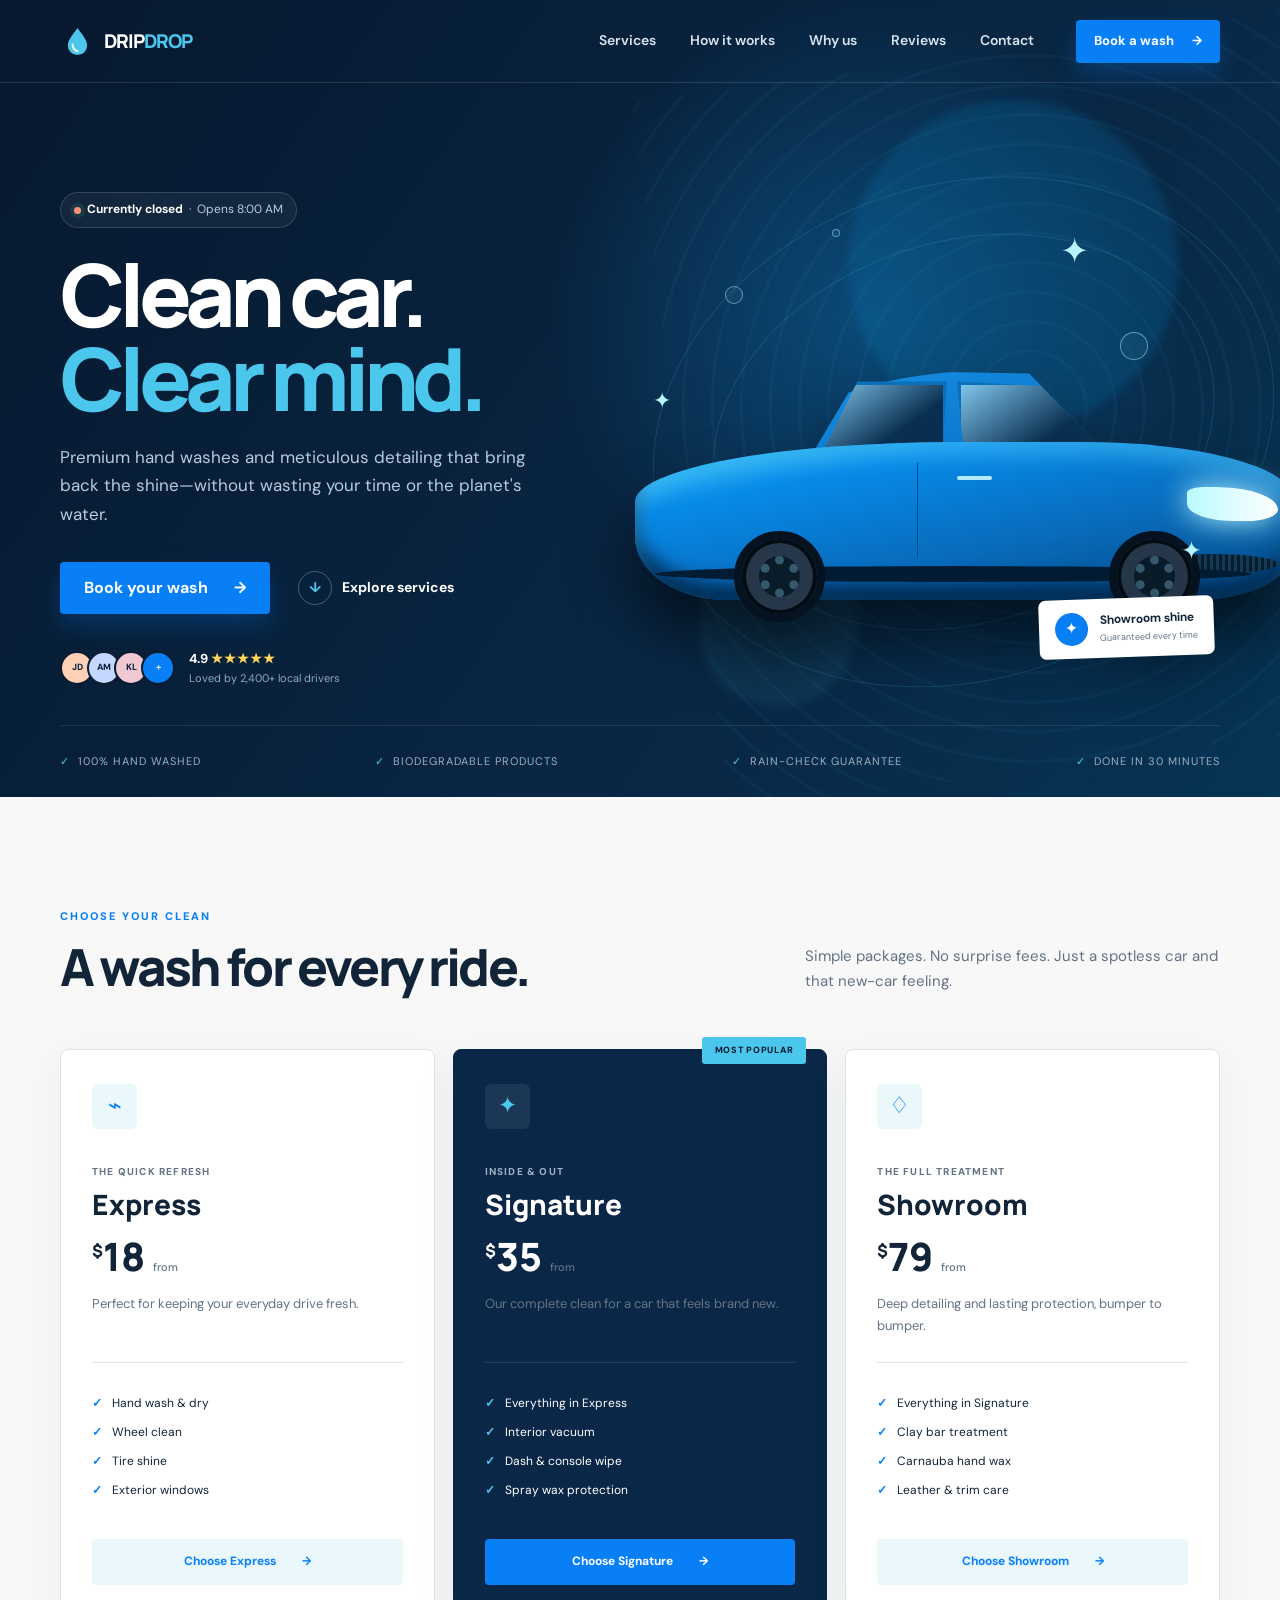
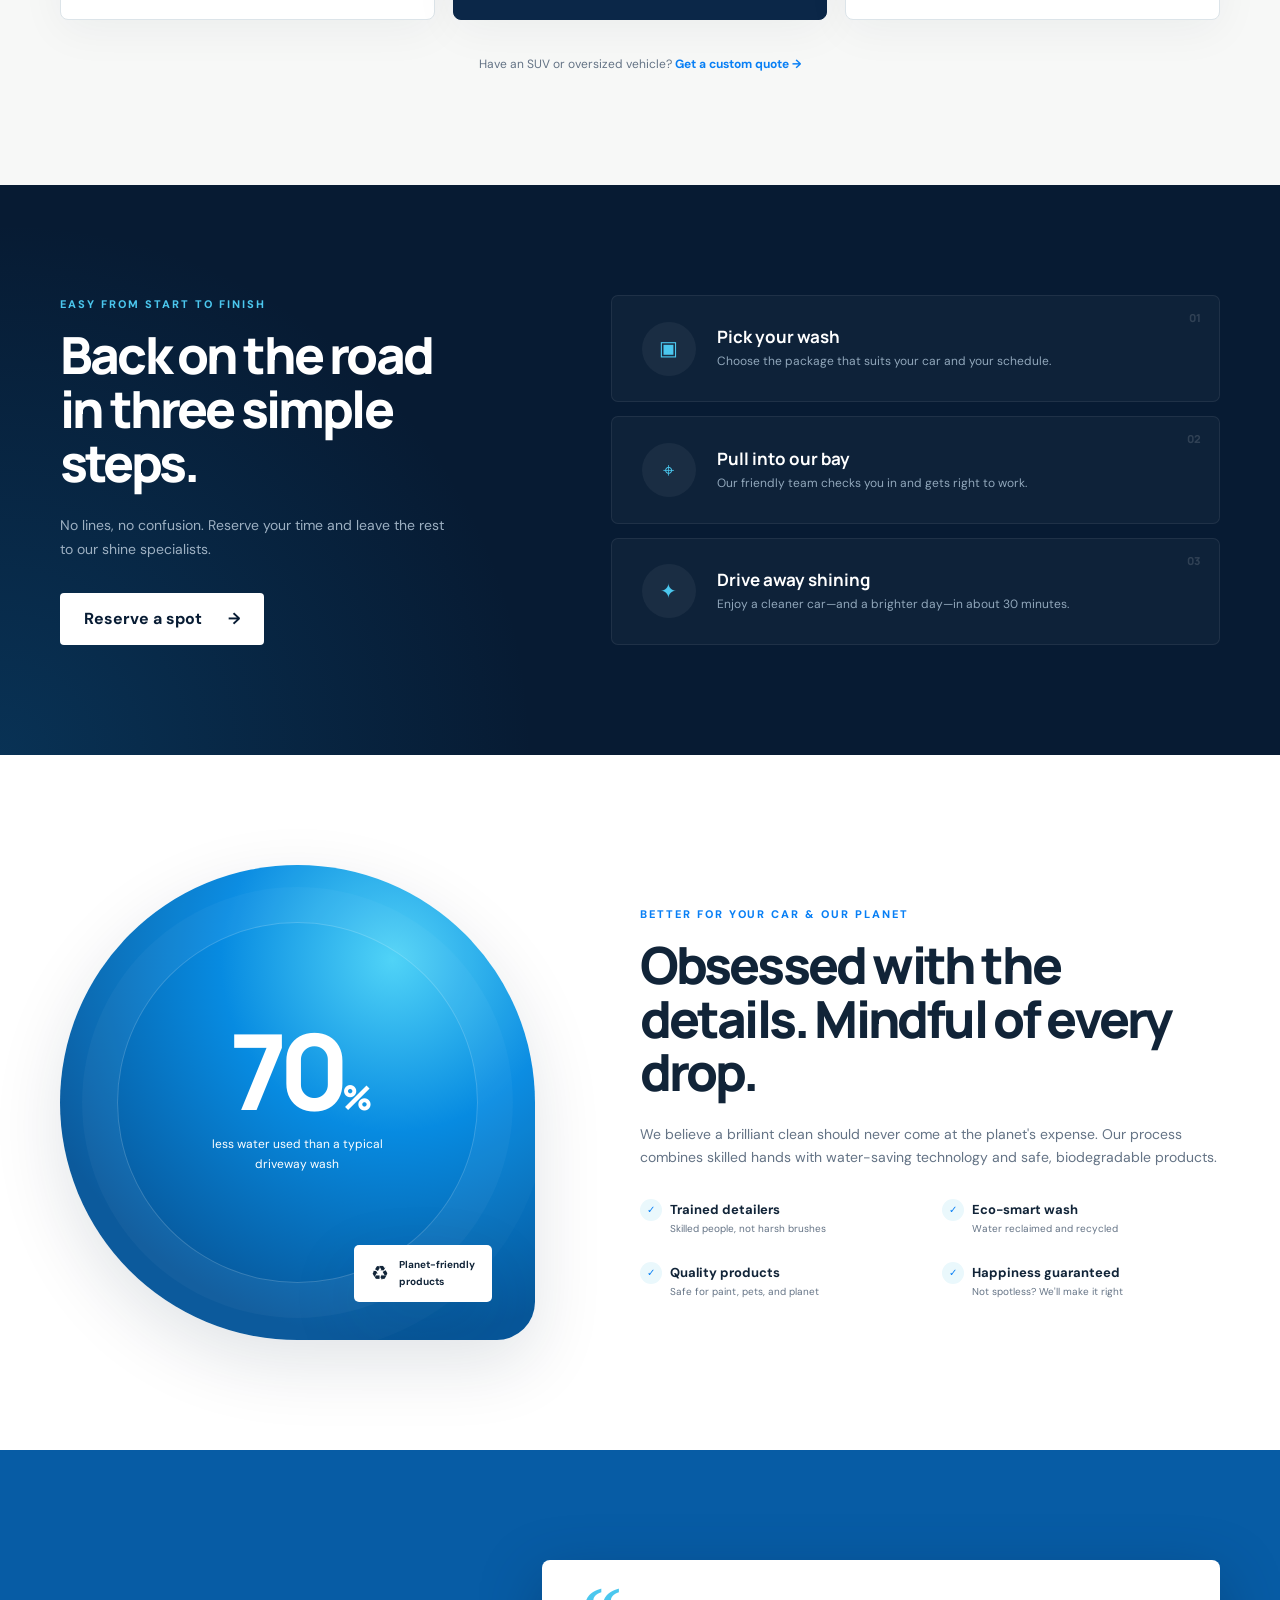
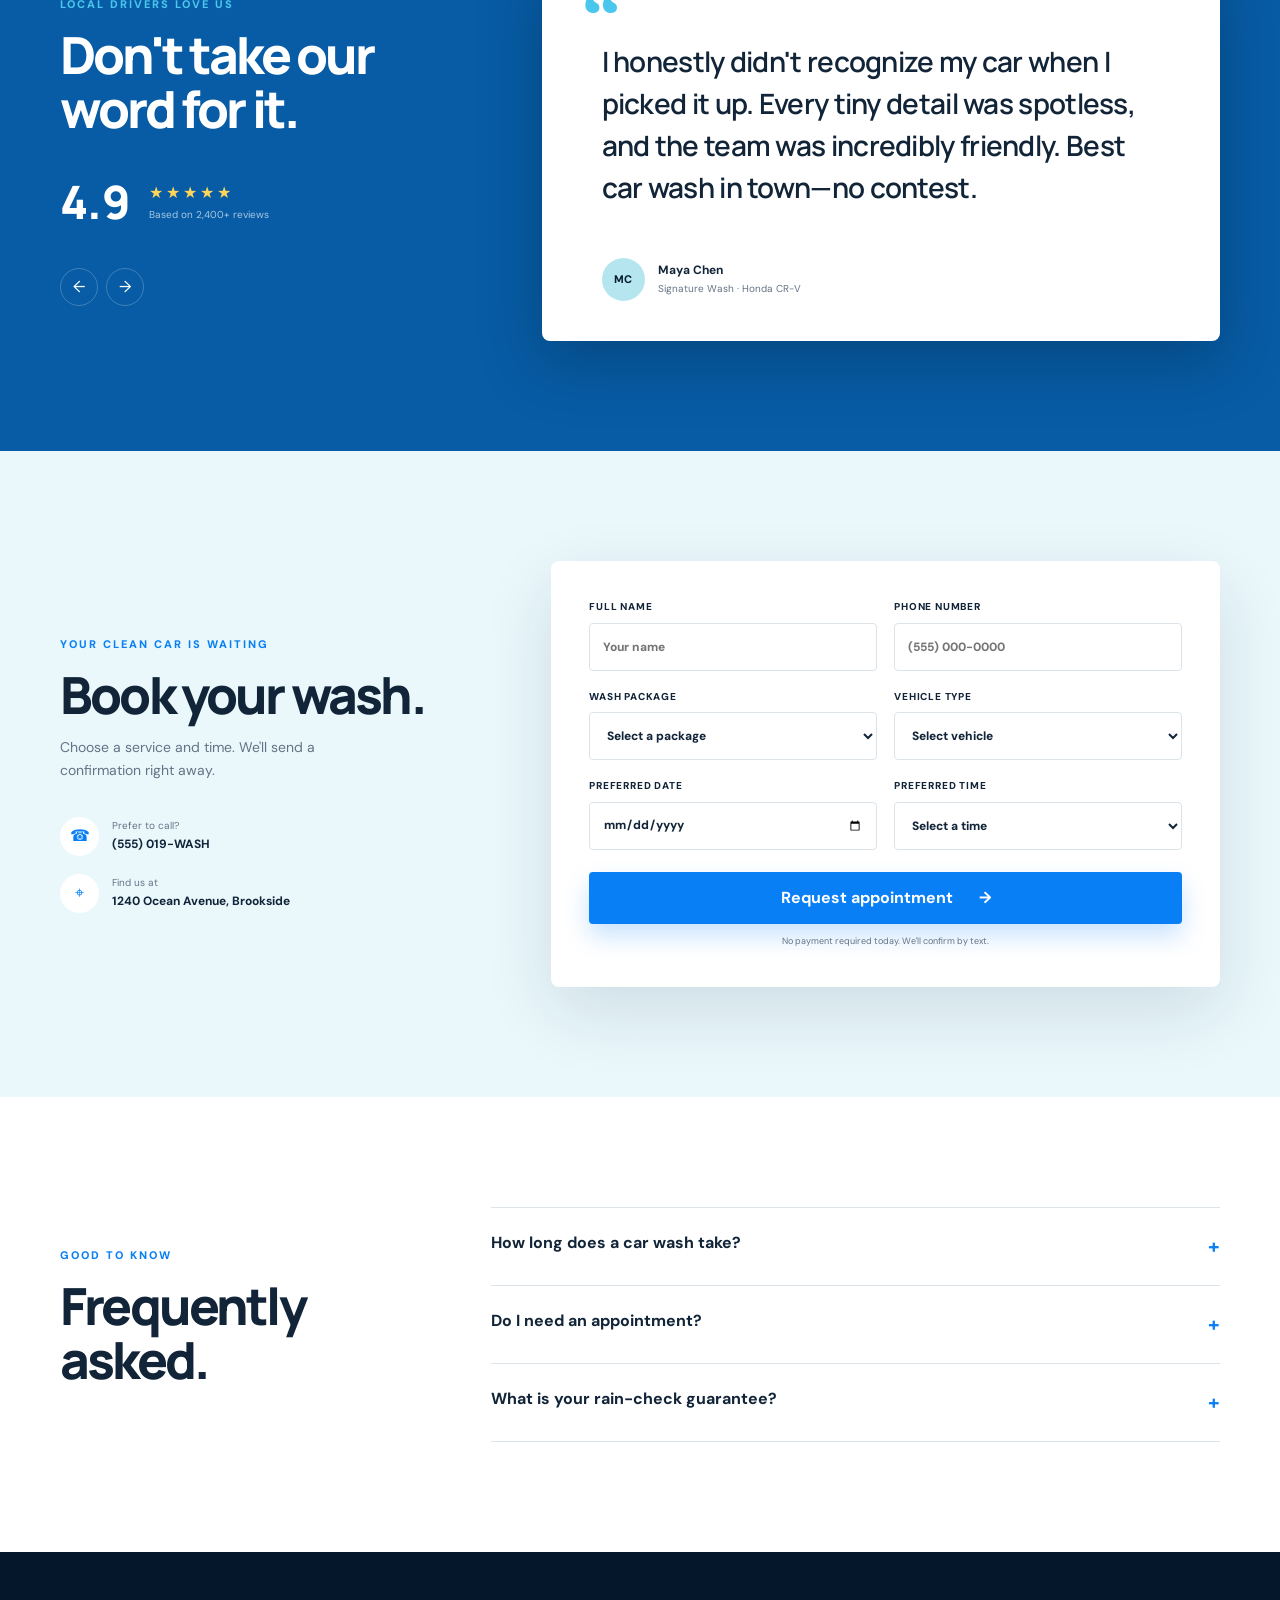
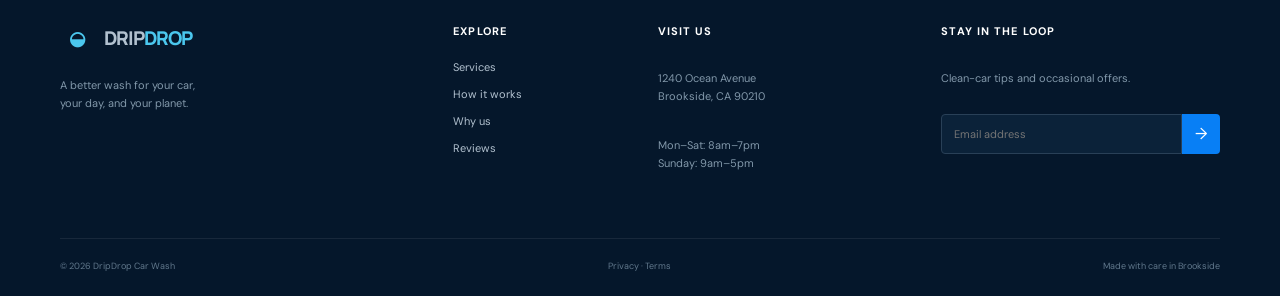
<file: car-wash/index.html>
<!doctype html>
<html lang="en">
<head>
  <meta charset="utf-8">
  <meta name="viewport" content="width=device-width, initial-scale=1">
  <meta name="description" content="DripDrop Car Wash provides fast, eco-friendly hand washes and professional detailing.">
  <meta name="theme-color" content="#071b33">
  <title>DripDrop Car Wash | Clean car. Clear mind.</title>
  <link rel="preconnect" href="https://fonts.googleapis.com">
  <link rel="preconnect" href="https://fonts.gstatic.com" crossorigin>
  <link href="https://fonts.googleapis.com/css2?family=DM+Sans:wght@400;500;600;700&family=Manrope:wght@600;700;800&display=swap" rel="stylesheet">
  <link rel="stylesheet" href="styles.css">
  <script src="script.js" defer></script>
</head>
<body>
  <a class="skip-link" href="#main">Skip to content</a>
  <header class="site-header">
    <div class="container nav-wrap">
      <a class="brand" href="#home" aria-label="DripDrop home">
        <span class="brand-mark" aria-hidden="true"><svg viewBox="0 0 32 32"><path d="M16 2C12 8 6 14 6 20a10 10 0 0 0 20 0C26 14 20 8 16 2Z"/><path class="shine" d="M11 19c0 4 2 6 5 7"/></svg></span>
        <span>DRIP<span>DROP</span></span>
      </a>
      <button class="menu-toggle" type="button" aria-label="Open menu" aria-expanded="false"><span></span><span></span></button>
      <nav class="main-nav" aria-label="Main navigation">
        <a href="#services">Services</a><a href="#process">How it works</a><a href="#about">Why us</a><a href="#reviews">Reviews</a><a href="#contact">Contact</a>
      </nav>
      <a class="button button-small header-cta" href="#booking">Book a wash <span>→</span></a>
    </div>
  </header>

  <main id="main">
    <section class="hero" id="home">
      <div class="hero-orb orb-one"></div><div class="hero-orb orb-two"></div>
      <div class="container hero-grid">
        <div class="hero-copy reveal">
          <div class="status-pill"><span></span><strong>Open today</strong> · <span id="hours-status">8:00 AM – 7:00 PM</span></div>
          <h1>Clean car.<br><em>Clear mind.</em></h1>
          <p>Premium hand washes and meticulous detailing that bring back the shine—without wasting your time or the planet's water.</p>
          <div class="hero-actions"><a class="button" href="#booking">Book your wash <span>→</span></a><a class="text-link" href="#services"><span class="play">↓</span> Explore services</a></div>
          <div class="hero-proof"><div class="avatars"><span>JD</span><span>AM</span><span>KL</span><span>+</span></div><div><strong>4.9 <span class="stars">★★★★★</span></strong><small>Loved by 2,400+ local drivers</small></div></div>
        </div>
        <div class="hero-art reveal" aria-label="A freshly washed blue sports car" role="img">
          <div class="wash-ring ring-one"></div><div class="wash-ring ring-two"></div>
          <div class="sparkle s-one">✦</div><div class="sparkle s-two">✦</div><div class="sparkle s-three">✦</div>
          <div class="bubble b-one"></div><div class="bubble b-two"></div><div class="bubble b-three"></div>
          <div class="car">
            <div class="car-top"><div class="window front"></div><div class="window rear"></div></div>
            <div class="car-body"><div class="headlight"></div><div class="door-line"></div><div class="handle"></div><div class="grille"></div></div>
            <div class="wheel wheel-one"><i></i></div><div class="wheel wheel-two"><i></i></div>
          </div>
          <div class="shine-card"><span>✦</span><div><strong>Showroom shine</strong><small>Guaranteed every time</small></div></div>
        </div>
      </div>
      <div class="container trust-bar"><span>100% hand washed</span><span>Biodegradable products</span><span>Rain-check guarantee</span><span>Done in 30 minutes</span></div>
    </section>

    <section class="section services" id="services">
      <div class="container">
        <div class="section-heading reveal"><div><span class="eyebrow">Choose your clean</span><h2>A wash for every ride.</h2></div><p>Simple packages. No surprise fees. Just a spotless car and that new-car feeling.</p></div>
        <div class="package-grid">
          <article class="package-card reveal"><div class="package-icon">⌁</div><span class="package-label">The quick refresh</span><h3>Express</h3><div class="price"><sup>$</sup>18 <small>from</small></div><p>Perfect for keeping your everyday drive fresh.</p><ul><li>Hand wash & dry</li><li>Wheel clean</li><li>Tire shine</li><li>Exterior windows</li></ul><button class="button package-button" data-package="Express" data-price="18">Choose Express <span>→</span></button></article>
          <article class="package-card featured reveal"><div class="popular">Most popular</div><div class="package-icon">✦</div><span class="package-label">Inside & out</span><h3>Signature</h3><div class="price"><sup>$</sup>35 <small>from</small></div><p>Our complete clean for a car that feels brand new.</p><ul><li>Everything in Express</li><li>Interior vacuum</li><li>Dash & console wipe</li><li>Spray wax protection</li></ul><button class="button package-button" data-package="Signature" data-price="35">Choose Signature <span>→</span></button></article>
          <article class="package-card reveal"><div class="package-icon">♢</div><span class="package-label">The full treatment</span><h3>Showroom</h3><div class="price"><sup>$</sup>79 <small>from</small></div><p>Deep detailing and lasting protection, bumper to bumper.</p><ul><li>Everything in Signature</li><li>Clay bar treatment</li><li>Carnauba hand wax</li><li>Leather & trim care</li></ul><button class="button package-button" data-package="Showroom" data-price="79">Choose Showroom <span>→</span></button></article>
        </div>
        <p class="service-note">Have an SUV or oversized vehicle? <a href="#contact">Get a custom quote →</a></p>
      </div>
    </section>

    <section class="section process" id="process">
      <div class="container process-grid">
        <div class="process-copy reveal"><span class="eyebrow light">Easy from start to finish</span><h2>Back on the road<br>in three simple steps.</h2><p>No lines, no confusion. Reserve your time and leave the rest to our shine specialists.</p><a class="button button-light" href="#booking">Reserve a spot <span>→</span></a></div>
        <div class="steps">
          <article class="step reveal"><span>01</span><div class="step-icon">▣</div><div><h3>Pick your wash</h3><p>Choose the package that suits your car and your schedule.</p></div></article>
          <article class="step reveal"><span>02</span><div class="step-icon">⌖</div><div><h3>Pull into our bay</h3><p>Our friendly team checks you in and gets right to work.</p></div></article>
          <article class="step reveal"><span>03</span><div class="step-icon">✦</div><div><h3>Drive away shining</h3><p>Enjoy a cleaner car—and a brighter day—in about 30 minutes.</p></div></article>
        </div>
      </div>
    </section>

    <section class="section why-us" id="about">
      <div class="container why-grid">
        <div class="why-art reveal"><div class="water-number">70<small>%</small></div><p>less water used than a typical driveway wash</p><div class="eco-badge">♻<span>Planet-friendly<br>products</span></div></div>
        <div class="why-copy reveal"><span class="eyebrow">Better for your car & our planet</span><h2>Obsessed with the details. Mindful of every drop.</h2><p>We believe a brilliant clean should never come at the planet's expense. Our process combines skilled hands with water-saving technology and safe, biodegradable products.</p>
          <div class="benefit-grid"><div><span>✓</span><strong>Trained detailers</strong><small>Skilled people, not harsh brushes</small></div><div><span>✓</span><strong>Eco-smart wash</strong><small>Water reclaimed and recycled</small></div><div><span>✓</span><strong>Quality products</strong><small>Safe for paint, pets, and planet</small></div><div><span>✓</span><strong>Happiness guaranteed</strong><small>Not spotless? We'll make it right</small></div></div>
        </div>
      </div>
    </section>

    <section class="section reviews" id="reviews">
      <div class="container review-grid">
        <div class="review-intro reveal"><span class="eyebrow light">Local drivers love us</span><h2>Don't take our<br>word for it.</h2><div class="big-rating"><strong>4.9</strong><div><span>★★★★★</span><small>Based on 2,400+ reviews</small></div></div><div class="review-controls"><button id="prev-review" aria-label="Previous review">←</button><button id="next-review" aria-label="Next review">→</button></div></div>
        <div class="review-card reveal" aria-live="polite"><div class="quote-mark">“</div><blockquote id="review-quote">I honestly didn't recognize my car when I picked it up. Every tiny detail was spotless, and the team was incredibly friendly. Best car wash in town—no contest.</blockquote><div class="reviewer"><div id="review-avatar">MC</div><span><strong id="review-name">Maya Chen</strong><small id="review-car">Signature Wash · Honda CR-V</small></span></div></div>
      </div>
    </section>

    <section class="section booking-section" id="booking">
      <div class="container booking-grid">
        <div class="booking-copy reveal"><span class="eyebrow">Your clean car is waiting</span><h2>Book your wash.</h2><p>Choose a service and time. We'll send a confirmation right away.</p><div class="contact-list"><a href="tel:+15550192747"><span>☎</span><div><small>Prefer to call?</small><strong>(555) 019-WASH</strong></div></a><div><span>⌖</span><div><small>Find us at</small><strong>1240 Ocean Avenue, Brookside</strong></div></div></div></div>
        <form class="booking-form reveal" id="booking-form" novalidate>
          <div class="form-row"><label>Full name<input name="name" type="text" autocomplete="name" placeholder="Your name" required></label><label>Phone number<input name="phone" type="tel" autocomplete="tel" placeholder="(555) 000-0000" required></label></div>
          <div class="form-row"><label>Wash package<select name="package" id="package-select" required><option value="">Select a package</option><option value="Express">Express — $18</option><option value="Signature">Signature — $35</option><option value="Showroom">Showroom — $79</option></select></label><label>Vehicle type<select name="vehicle" required><option value="">Select vehicle</option><option>Sedan / Coupe</option><option>SUV / Crossover</option><option>Truck / Van</option></select></label></div>
          <div class="form-row"><label>Preferred date<input name="date" id="booking-date" type="date" required></label><label>Preferred time<select name="time" required><option value="">Select a time</option><option>8:00 AM</option><option>9:30 AM</option><option>11:00 AM</option><option>12:30 PM</option><option>2:00 PM</option><option>3:30 PM</option><option>5:00 PM</option></select></label></div>
          <button class="button submit-button" type="submit">Request appointment <span>→</span></button><p class="form-message" role="status"></p><small class="form-fineprint">No payment required today. We'll confirm by text.</small>
        </form>
      </div>
    </section>

    <section class="section faq"><div class="container faq-wrap"><div class="section-heading"><div><span class="eyebrow">Good to know</span><h2>Frequently asked.</h2></div></div><div class="faq-list">
      <details><summary>How long does a car wash take?<span>+</span></summary><p>Express washes take about 20 minutes, Signature washes around 30–40 minutes, and Showroom details typically need 2–3 hours.</p></details>
      <details><summary>Do I need an appointment?<span>+</span></summary><p>Walk-ins are welcome, but booking ahead is the best way to guarantee your preferred time—especially on weekends.</p></details>
      <details><summary>What is your rain-check guarantee?<span>+</span></summary><p>If it rains within 48 hours of your wash, bring your receipt back within seven days and we'll refresh the exterior for free.</p></details>
    </div></div></section>
  </main>

  <footer id="contact"><div class="container footer-top"><div class="footer-brand"><a class="brand" href="#home"><span class="brand-mark" aria-hidden="true">◒</span><span>DRIP<span>DROP</span></span></a><p>A better wash for your car,<br>your day, and your planet.</p></div><div><strong>Explore</strong><a href="#services">Services</a><a href="#process">How it works</a><a href="#about">Why us</a><a href="#reviews">Reviews</a></div><div><strong>Visit us</strong><p>1240 Ocean Avenue<br>Brookside, CA 90210</p><p>Mon–Sat: 8am–7pm<br>Sunday: 9am–5pm</p></div><div><strong>Stay in the loop</strong><p>Clean-car tips and occasional offers.</p><form class="newsletter"><label class="sr-only" for="email">Email address</label><input id="email" type="email" placeholder="Email address" required><button aria-label="Subscribe">→</button></form></div></div><div class="container footer-bottom"><span>© <span id="year"></span> DripDrop Car Wash</span><span>Privacy · Terms</span><span>Made with care in Brookside</span></div></footer>
  <div class="toast" role="status" aria-live="polite"></div>
</body>
</html>
</file>
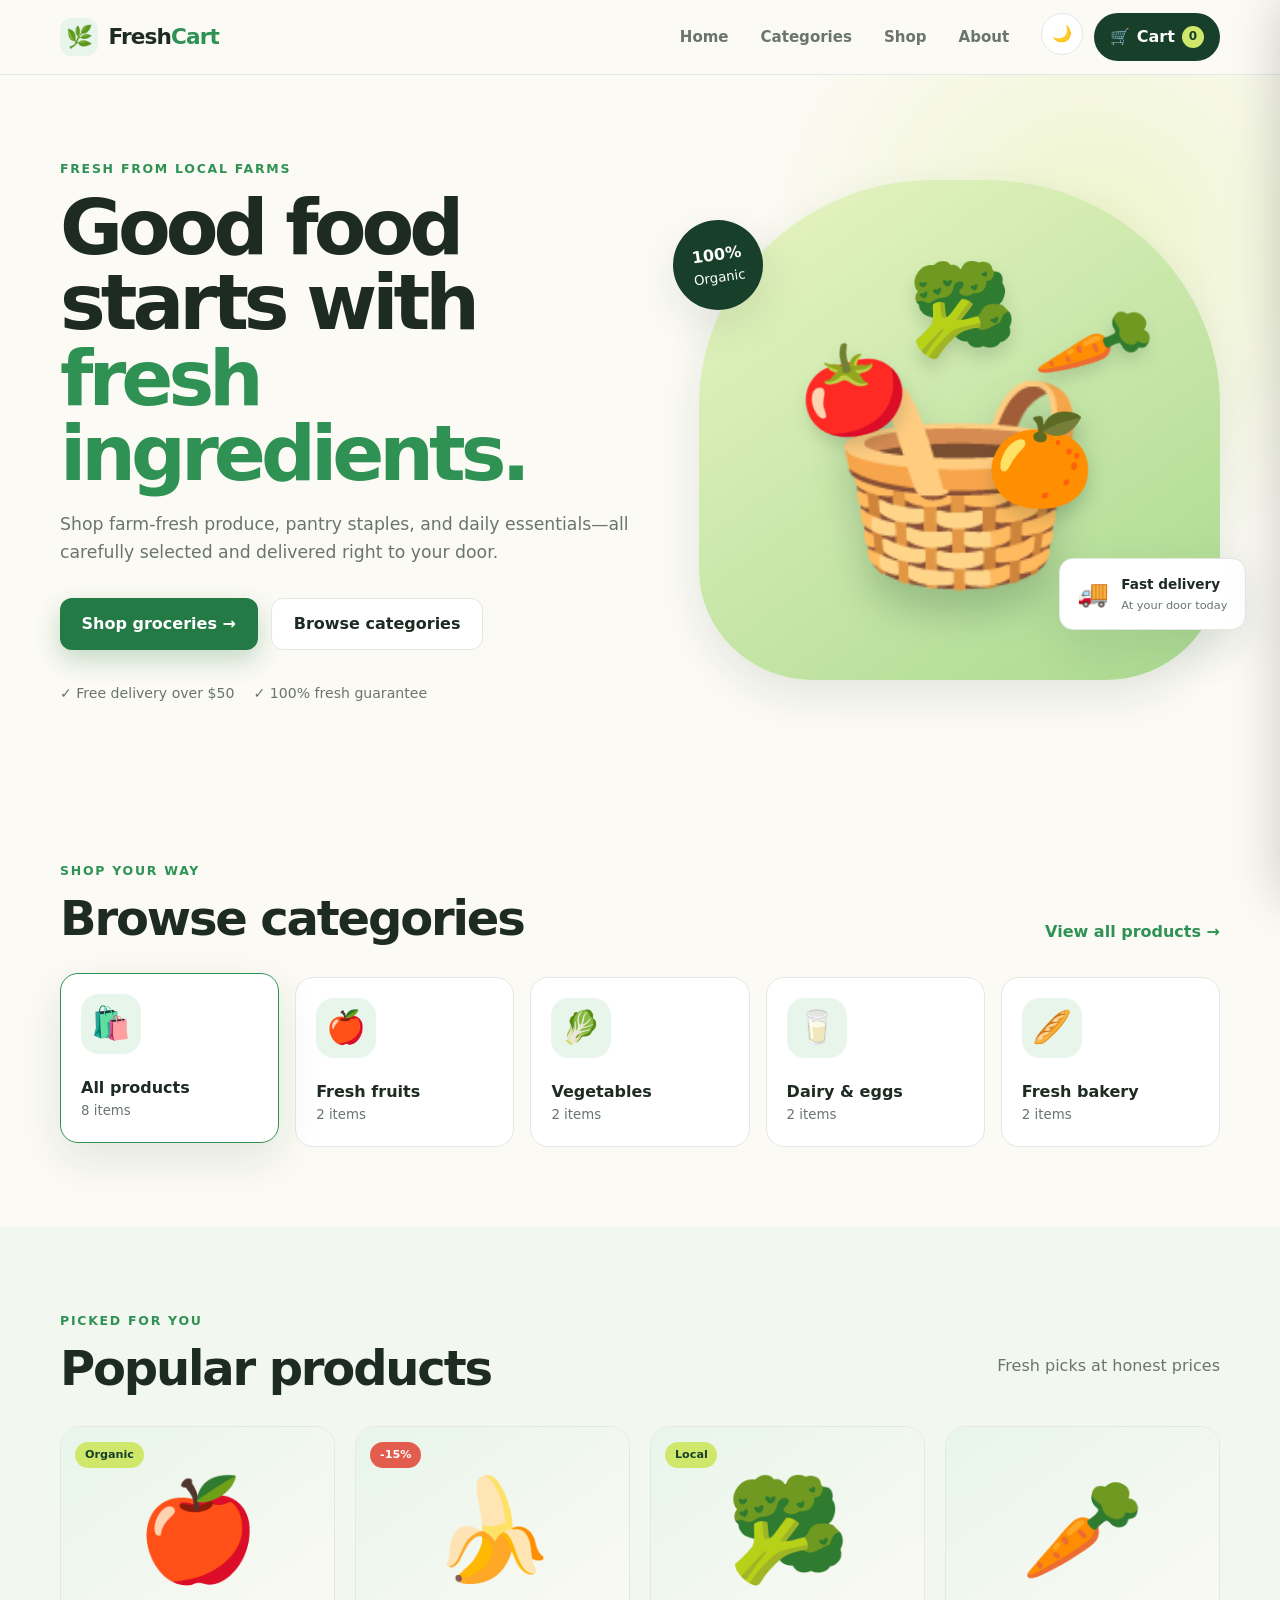
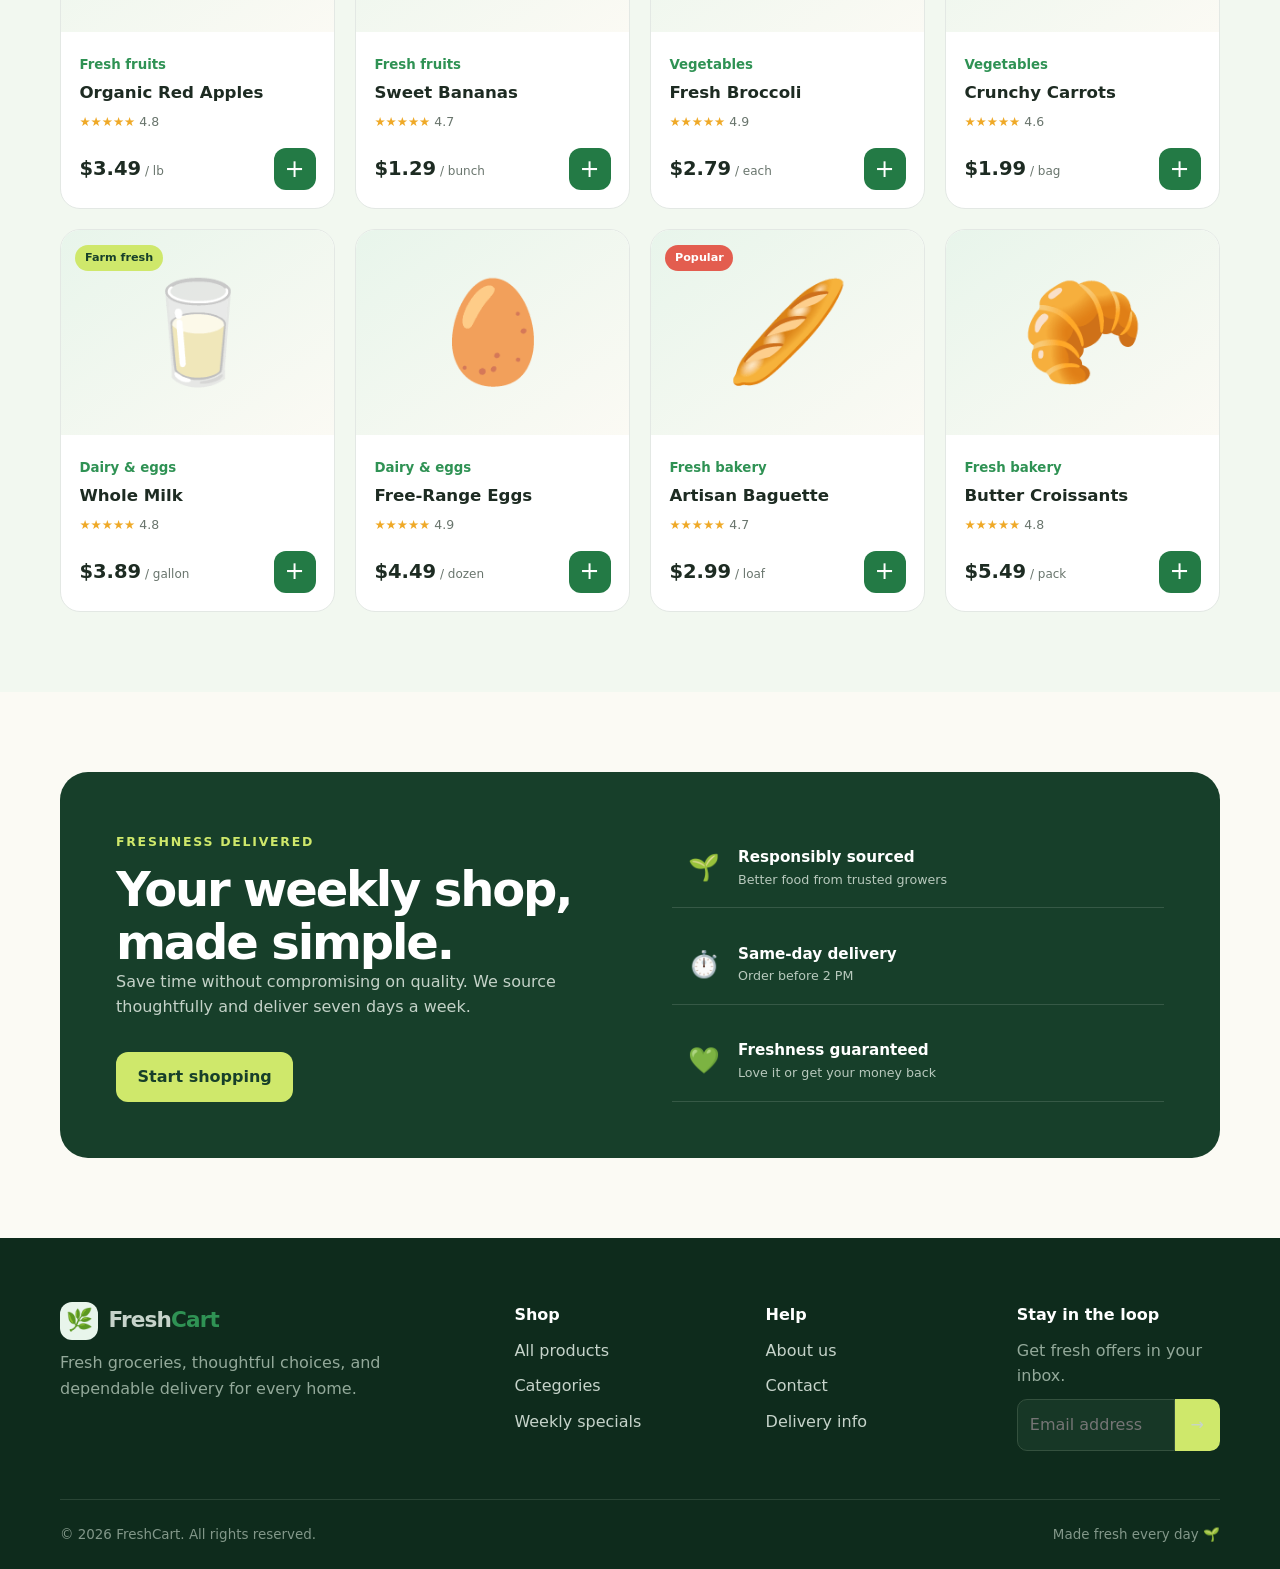
<file: grocery-store/index.html>
<!DOCTYPE html>
<html lang="en">
<head>
  <meta charset="UTF-8">
  <meta name="viewport" content="width=device-width, initial-scale=1.0">
  <meta name="description" content="FreshCart delivers fresh groceries and everyday essentials to your door.">
  <title>FreshCart | Fresh Groceries, Delivered</title>
  <link rel="stylesheet" href="styles.css">
  <script src="script.js" defer></script>
</head>
<body>
  <header class="site-header">
    <div class="container nav-wrap">
      <a class="brand" href="#home"><span class="brand-mark">🌿</span><span>Fresh<em>Cart</em></span></a>
      <button class="menu-toggle icon-button" type="button" aria-label="Open navigation" aria-expanded="false">☰</button>
      <nav class="main-nav" aria-label="Main navigation"><a href="#home">Home</a><a href="#categories">Categories</a><a href="#products">Shop</a><a href="#about">About</a></nav>
      <div class="header-actions">
        <button class="theme-toggle icon-button" type="button" aria-label="Switch to dark theme">🌙</button>
        <button class="cart-button" type="button" aria-label="Open shopping cart">🛒 <span class="cart-label">Cart</span><span class="cart-count" aria-live="polite">0</span></button>
      </div>
    </div>
  </header>

  <main>
    <section class="hero" id="home">
      <div class="container hero-grid">
        <div class="hero-copy">
          <span class="eyebrow">Fresh from local farms</span>
          <h1>Good food starts with <em>fresh ingredients.</em></h1>
          <p>Shop farm-fresh produce, pantry staples, and daily essentials—all carefully selected and delivered right to your door.</p>
          <div class="hero-actions"><a class="button primary" href="#products">Shop groceries →</a><a class="button secondary" href="#categories">Browse categories</a></div>
          <div class="benefits"><span>✓ Free delivery over $50</span><span>✓ 100% fresh guarantee</span></div>
        </div>
        <div class="hero-visual" aria-label="Basket of fresh groceries">
          <div class="organic"><strong>100%</strong><small>Organic</small></div>
          <span class="produce p1">🍅</span><span class="produce p2">🥕</span><span class="produce p3">🥦</span><span class="produce p4">🍊</span><span class="basket">🧺</span>
          <div class="delivery">🚚 <span><strong>Fast delivery</strong><small>At your door today</small></span></div>
        </div>
      </div>
    </section>

    <section class="section" id="categories">
      <div class="container">
        <div class="section-heading"><div><span class="eyebrow">Shop your way</span><h2>Browse categories</h2></div><a href="#products">View all products →</a></div>
        <div class="category-grid">
          <button class="category-card active" data-category="all"><span>🛍️</span><strong>All products</strong><small>8 items</small></button>
          <button class="category-card" data-category="fruit"><span>🍎</span><strong>Fresh fruits</strong><small>2 items</small></button>
          <button class="category-card" data-category="vegetable"><span>🥬</span><strong>Vegetables</strong><small>2 items</small></button>
          <button class="category-card" data-category="dairy"><span>🥛</span><strong>Dairy & eggs</strong><small>2 items</small></button>
          <button class="category-card" data-category="bakery"><span>🥖</span><strong>Fresh bakery</strong><small>2 items</small></button>
        </div>
      </div>
    </section>

    <section class="section products-section" id="products">
      <div class="container">
        <div class="section-heading"><div><span class="eyebrow">Picked for you</span><h2>Popular products</h2></div><p>Fresh picks at honest prices</p></div>
        <div class="product-grid">
          <article class="product-card" data-category="fruit"><b class="badge">Organic</b><div class="product-image">🍎</div><div class="product-info"><small>Fresh fruits</small><h3>Organic Red Apples</h3><div class="rating">★★★★★ <span>4.8</span></div><div class="product-bottom"><div><strong>$3.49</strong> / lb</div><button class="add-button" data-name="Organic Red Apples" data-price="3.49" aria-label="Add apples">+</button></div></div></article>
          <article class="product-card" data-category="fruit"><b class="badge sale">-15%</b><div class="product-image">🍌</div><div class="product-info"><small>Fresh fruits</small><h3>Sweet Bananas</h3><div class="rating">★★★★★ <span>4.7</span></div><div class="product-bottom"><div><strong>$1.29</strong> / bunch</div><button class="add-button" data-name="Sweet Bananas" data-price="1.29" aria-label="Add bananas">+</button></div></div></article>
          <article class="product-card" data-category="vegetable"><b class="badge">Local</b><div class="product-image">🥦</div><div class="product-info"><small>Vegetables</small><h3>Fresh Broccoli</h3><div class="rating">★★★★★ <span>4.9</span></div><div class="product-bottom"><div><strong>$2.79</strong> / each</div><button class="add-button" data-name="Fresh Broccoli" data-price="2.79" aria-label="Add broccoli">+</button></div></div></article>
          <article class="product-card" data-category="vegetable"><div class="product-image">🥕</div><div class="product-info"><small>Vegetables</small><h3>Crunchy Carrots</h3><div class="rating">★★★★★ <span>4.6</span></div><div class="product-bottom"><div><strong>$1.99</strong> / bag</div><button class="add-button" data-name="Crunchy Carrots" data-price="1.99" aria-label="Add carrots">+</button></div></div></article>
          <article class="product-card" data-category="dairy"><b class="badge">Farm fresh</b><div class="product-image">🥛</div><div class="product-info"><small>Dairy & eggs</small><h3>Whole Milk</h3><div class="rating">★★★★★ <span>4.8</span></div><div class="product-bottom"><div><strong>$3.89</strong> / gallon</div><button class="add-button" data-name="Whole Milk" data-price="3.89" aria-label="Add milk">+</button></div></div></article>
          <article class="product-card" data-category="dairy"><div class="product-image">🥚</div><div class="product-info"><small>Dairy & eggs</small><h3>Free-Range Eggs</h3><div class="rating">★★★★★ <span>4.9</span></div><div class="product-bottom"><div><strong>$4.49</strong> / dozen</div><button class="add-button" data-name="Free-Range Eggs" data-price="4.49" aria-label="Add eggs">+</button></div></div></article>
          <article class="product-card" data-category="bakery"><b class="badge sale">Popular</b><div class="product-image">🥖</div><div class="product-info"><small>Fresh bakery</small><h3>Artisan Baguette</h3><div class="rating">★★★★★ <span>4.7</span></div><div class="product-bottom"><div><strong>$2.99</strong> / loaf</div><button class="add-button" data-name="Artisan Baguette" data-price="2.99" aria-label="Add baguette">+</button></div></div></article>
          <article class="product-card" data-category="bakery"><div class="product-image">🥐</div><div class="product-info"><small>Fresh bakery</small><h3>Butter Croissants</h3><div class="rating">★★★★★ <span>4.8</span></div><div class="product-bottom"><div><strong>$5.49</strong> / pack</div><button class="add-button" data-name="Butter Croissants" data-price="5.49" aria-label="Add croissants">+</button></div></div></article>
        </div>
      </div>
    </section>

    <section class="section" id="about"><div class="container promo"><div><span class="eyebrow">Freshness delivered</span><h2>Your weekly shop, made simple.</h2><p>Save time without compromising on quality. We source thoughtfully and deliver seven days a week.</p><a class="button light" href="#products">Start shopping</a></div><div class="promo-features"><div>🌱 <span><strong>Responsibly sourced</strong><small>Better food from trusted growers</small></span></div><div>⏱️ <span><strong>Same-day delivery</strong><small>Order before 2 PM</small></span></div><div>💚 <span><strong>Freshness guaranteed</strong><small>Love it or get your money back</small></span></div></div></div></section>
  </main>

  <footer><div class="container footer-grid"><div><a class="brand" href="#home"><span class="brand-mark">🌿</span><span>Fresh<em>Cart</em></span></a><p>Fresh groceries, thoughtful choices, and dependable delivery for every home.</p></div><div><strong>Shop</strong><a href="#products">All products</a><a href="#categories">Categories</a><a href="#products">Weekly specials</a></div><div><strong>Help</strong><a href="#about">About us</a><a href="mailto:hello@freshcart.example">Contact</a><a href="#home">Delivery info</a></div><div><strong>Stay in the loop</strong><p>Get fresh offers in your inbox.</p><form class="newsletter-form"><label class="sr-only" for="email">Email</label><input id="email" type="email" placeholder="Email address" required><button>→</button></form></div></div><div class="container footer-bottom"><span>© <span id="year"></span> FreshCart. All rights reserved.</span><span>Made fresh every day 🌱</span></div></footer>

  <aside class="cart-drawer" aria-hidden="true" aria-label="Shopping cart"><div class="cart-header"><div><small>Your basket</small><h2>Shopping cart</h2></div><button class="cart-close icon-button" aria-label="Close cart">×</button></div><div class="cart-items"><div class="cart-empty"><span>🧺</span><h3>Your cart is empty</h3><p>Add some fresh favorites to get started.</p></div></div><div class="cart-summary"><div><span>Subtotal</span><strong class="cart-total">$0.00</strong></div><button class="button primary checkout-button">Checkout</button><small>Taxes and delivery calculated at checkout</small></div></aside>
  <div class="overlay" hidden></div><div class="toast" role="status" aria-live="polite"></div>
</body>
</html>
</file>
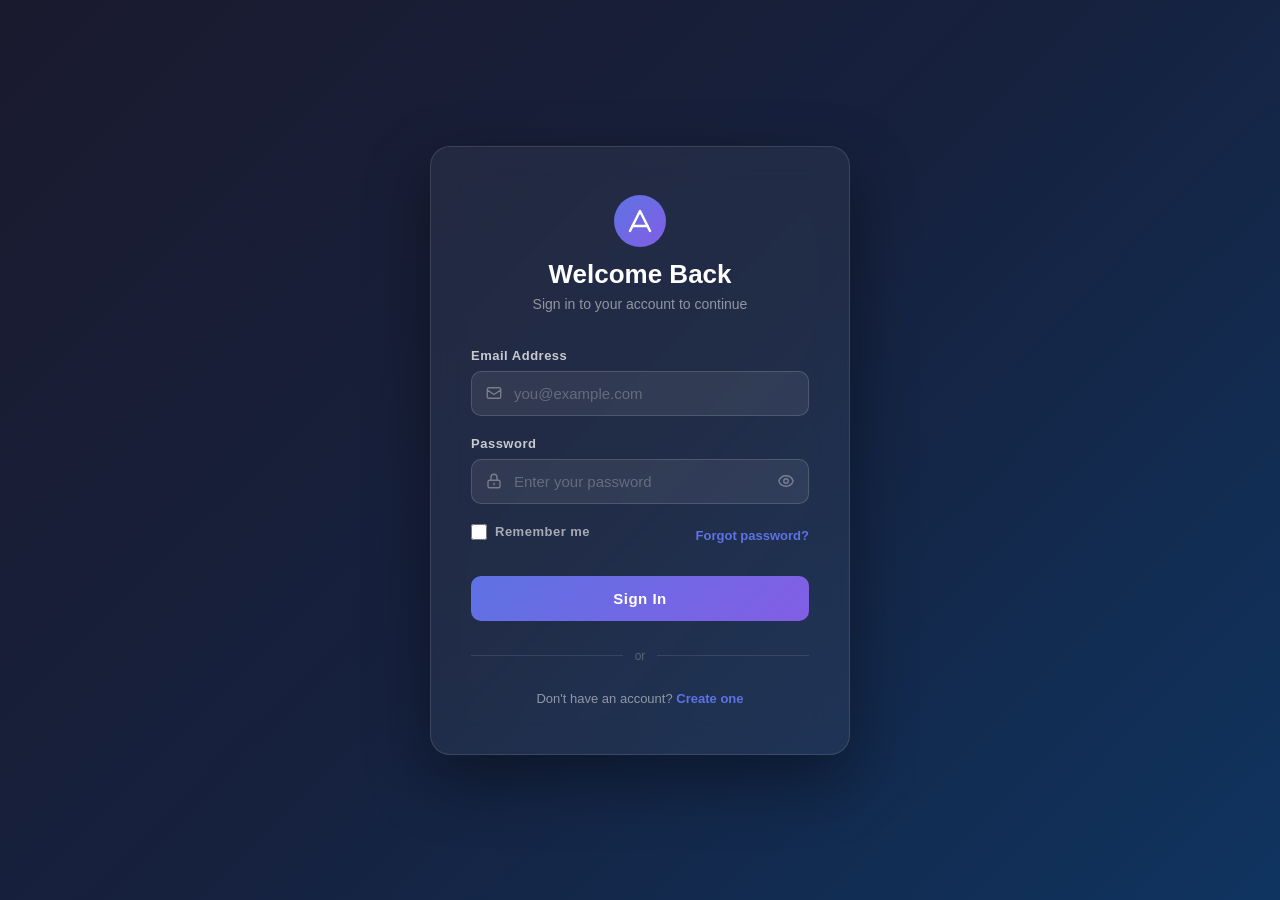
<file: login.html>
<!--
  login.html
  ==========
  A modern, responsive login page built with pure HTML, CSS, and vanilla JavaScript.

  Features:
    - Glassmorphism-style login card with a smooth fade-in animation.
    - Email and password fields with inline SVG icons.
    - Toggle button to show/hide the password.
    - "Remember me" checkbox and "Forgot password?" link.
    - Client-side form validation (empty fields, email format, password length).
    - Simulated async login with a loading spinner (1.4 s delay).
    - Inline success and error feedback messages.
    - "Sign up" prompt at the bottom.

  NOTE: Credentials are hard-coded for demonstration purposes only.
        Replace VALID_EMAIL and VALID_PASS with a real backend call before
        using this in any production environment.

  Author:  Jay Gohil
  Version: 1.0
-->
<!DOCTYPE html>
<html lang="en">
<head>
  <!-- Character encoding and responsive viewport -->
  <meta charset="UTF-8" />
  <meta name="viewport" content="width=device-width, initial-scale=1.0"/>
  <title>Login</title>

  <!-- =====================================================================
       STYLES
       Scoped entirely to this file (no external stylesheet dependency).
       Key sections:
         1. CSS Reset & body layout (full-viewport centered flexbox)
         2. .login-card  - glassmorphism card container
         3. Animations   - fadeUp (card entrance), spin (button spinner)
         4. Form elements - labels, inputs, placeholder, focus states
         5. .toggle-pwd  - show/hide password button
         6. .options-row - "Remember me" + "Forgot password?" row
         7. .btn         - gradient submit button with loading state
         8. .msg         - error / success inline feedback banners
         9. .divider     - horizontal "or" separator
        10. .signup      - "Create account" footer link
       ===================================================================== -->
  <style>
    * { margin:0; padding:0; box-sizing:border-box; }
    body {
      min-height:100vh; display:flex; align-items:center; justify-content:center;
      background:linear-gradient(135deg,#1a1a2e,#16213e,#0f3460);
      font-family:'Segoe UI',Tahoma,Geneva,Verdana,sans-serif;
    }
    .login-card {
      background:rgba(255,255,255,0.05); backdrop-filter:blur(16px);
      border:1px solid rgba(255,255,255,0.12); border-radius:20px;
      padding:48px 40px; width:100%; max-width:420px;
      box-shadow:0 24px 64px rgba(0,0,0,0.4); animation:fadeUp .5s ease both;
    }
    @keyframes fadeUp { from{opacity:0;transform:translateY(30px)} to{opacity:1;transform:translateY(0)} }
    .logo{text-align:center;margin-bottom:8px} .logo svg{width:52px;height:52px}
    h1{text-align:center;color:#fff;font-size:26px;font-weight:700;margin-bottom:6px}
    .subtitle{text-align:center;color:rgba(255,255,255,.5);font-size:14px;margin-bottom:36px}
    .form-group{margin-bottom:20px}
    label{display:block;color:rgba(255,255,255,.75);font-size:13px;font-weight:600;margin-bottom:8px;letter-spacing:.5px}
    .input-wrapper{position:relative}
    .input-wrapper .ico{position:absolute;left:14px;top:50%;transform:translateY(-50%);color:rgba(255,255,255,.35);width:18px;height:18px;pointer-events:none}
    input[type=email],input[type=password],input[type=text]{
      width:100%;padding:13px 14px 13px 42px;background:rgba(255,255,255,.07);
      border:1px solid rgba(255,255,255,.15);border-radius:10px;color:#fff;
      font-size:15px;outline:none;transition:border-color .2s,background .2s;
    }
    input::placeholder{color:rgba(255,255,255,.25)}
    input:focus{border-color:#5e72e4;background:rgba(94,114,228,.1)}
    .toggle-pwd{position:absolute;right:14px;top:50%;transform:translateY(-50%);background:none;border:none;cursor:pointer;color:rgba(255,255,255,.35);display:flex;align-items:center;padding:0}
    .toggle-pwd:hover{color:rgba(255,255,255,.7)}
    .options-row{display:flex;justify-content:space-between;align-items:center;margin-bottom:28px;font-size:13px}
    .remember{display:flex;align-items:center;gap:8px;color:rgba(255,255,255,.6);cursor:pointer}
    .remember input[type=checkbox]{width:16px;height:16px;accent-color:#5e72e4;cursor:pointer;padding:0;background:transparent;border:none}
    .forgot{color:#5e72e4;text-decoration:none;font-weight:600} .forgot:hover{color:#7f93f5}
    .btn{width:100%;padding:14px;background:linear-gradient(135deg,#5e72e4,#825ee4);color:#fff;font-size:15px;font-weight:700;border:none;border-radius:10px;cursor:pointer;letter-spacing:.5px;transition:opacity .2s,transform .15s}
    .btn:hover{opacity:.9;transform:translateY(-1px)} .btn:active{transform:translateY(0)}
    .spinner{display:none;width:18px;height:18px;border:2px solid rgba(255,255,255,.4);border-top-color:#fff;border-radius:50%;animation:spin .7s linear infinite;margin:0 auto}
    @keyframes spin{to{transform:rotate(360deg)}}
    .btn.loading .btn-text{display:none} .btn.loading .spinner{display:block}
    .msg{display:none;border-radius:8px;padding:10px 14px;font-size:13px;margin-bottom:18px;text-align:center}
    .msg.error{background:rgba(245,87,87,.15);border:1px solid rgba(245,87,87,.4);color:#f59696}
    .msg.success{background:rgba(40,199,111,.15);border:1px solid rgba(40,199,111,.4);color:#5dde9a}
    .divider{display:flex;align-items:center;gap:12px;margin:28px 0;color:rgba(255,255,255,.25);font-size:12px}
    .divider::before,.divider::after{content:'';flex:1;height:1px;background:rgba(255,255,255,.1)}
    .signup{text-align:center;font-size:13px;color:rgba(255,255,255,.5)}
    .signup a{color:#5e72e4;font-weight:600;text-decoration:none} .signup a:hover{color:#7f93f5}
  </style>
</head>
<body>

<!-- =========================================================================
     LOGIN CARD
     Central glassmorphism container that holds the entire login UI.
     Structure:
       .login-card
         ├── .logo          - branded SVG icon (gradient "A" lettermark)
         ├── h1             - page heading ("Welcome Back")
         ├── .subtitle      - supporting tagline
         ├── #errMsg        - error feedback banner (hidden by default)
         ├── #okMsg         - success feedback banner (hidden by default)
         ├── form#loginForm
         │     ├── .form-group  Email field (with envelope SVG icon)
         │     ├── .form-group  Password field (with lock SVG icon + eye toggle)
         │     ├── .options-row "Remember me" checkbox + "Forgot password?" link
         │     └── button#loginBtn  Submit button (with loading spinner)
         ├── .divider       - "or" separator
         └── .signup        - "Don't have an account? Create one" link
     ========================================================================= -->
<div class="login-card">

  <!-- Brand logo: SVG gradient circle with an "A"-style lettermark -->
  <div class="logo">
    <svg viewBox="0 0 52 52" fill="none" xmlns="http://www.w3.org/2000/svg">
      <circle cx="26" cy="26" r="26" fill="url(#g)"/>
      <path d="M16 36l10-20 10 20" stroke="#fff" stroke-width="2.5" stroke-linecap="round" stroke-linejoin="round"/>
      <path d="M18.5 31h15" stroke="#fff" stroke-width="2.5" stroke-linecap="round"/>
      <defs><linearGradient id="g" x1="0" y1="0" x2="52" y2="52" gradientUnits="userSpaceOnUse"><stop stop-color="#5e72e4"/><stop offset="1" stop-color="#825ee4"/></linearGradient></defs>
    </svg>
  </div>
  <h1>Welcome Back</h1>
  <p class="subtitle">Sign in to your account to continue</p>

  <!-- Feedback banners: shown/hidden dynamically by JavaScript -->
  <div class="msg error" id="errMsg"></div>   <!-- Error message container  -->
  <div class="msg success" id="okMsg"></div>  <!-- Success message container -->

  <!-- Login form; novalidate disables native browser validation so JS handles it -->
  <form id="loginForm" novalidate>

    <!-- ── Email field ── -->
    <div class="form-group">
      <label for="email">Email Address</label>
      <div class="input-wrapper">
        <svg class="ico" xmlns="http://www.w3.org/2000/svg" fill="none" viewBox="0 0 24 24" stroke="currentColor" stroke-width="1.8"><path stroke-linecap="round" stroke-linejoin="round" d="M3 8l7.89 5.26a2 2 0 002.22 0L21 8M5 19h14a2 2 0 002-2V7a2 2 0 00-2-2H5a2 2 0 00-2 2v10a2 2 0 002 2z"/></svg>
        <input type="email" id="email" placeholder="you@example.com" autocomplete="email"/>
      </div>
    </div>
    <!-- ── Password field ── -->
    <div class="form-group">
      <label for="password">Password</label>
      <div class="input-wrapper">
        <svg class="ico" xmlns="http://www.w3.org/2000/svg" fill="none" viewBox="0 0 24 24" stroke="currentColor" stroke-width="1.8"><path stroke-linecap="round" stroke-linejoin="round" d="M12 15v2m-6 4h12a2 2 0 002-2v-6a2 2 0 00-2-2H6a2 2 0 00-2 2v6a2 2 0 002 2zm10-10V7a4 4 0 00-8 0v4h8z"/></svg>
        <input type="password" id="password" placeholder="Enter your password" autocomplete="current-password"/>
        <!-- Eye icon button: toggles password field between type="password" and type="text" -->
        <button type="button" class="toggle-pwd" id="togglePwd" aria-label="Toggle password">
          <svg id="eyeShow" xmlns="http://www.w3.org/2000/svg" width="18" height="18" fill="none" viewBox="0 0 24 24" stroke="currentColor" stroke-width="1.8"><path stroke-linecap="round" stroke-linejoin="round" d="M15 12a3 3 0 11-6 0 3 3 0 016 0z"/><path stroke-linecap="round" stroke-linejoin="round" d="M2.458 12C3.732 7.943 7.523 5 12 5c4.477 0 8.268 2.943 9.542 7-1.274 4.057-5.065 7-9.542 7-4.477 0-8.268-2.943-9.542-7z"/></svg>
          <svg id="eyeHide" xmlns="http://www.w3.org/2000/svg" width="18" height="18" fill="none" viewBox="0 0 24 24" stroke="currentColor" stroke-width="1.8" style="display:none"><path stroke-linecap="round" stroke-linejoin="round" d="M13.875 18.825A10.05 10.05 0 0112 19c-4.477 0-8.268-2.943-9.542-7a9.97 9.97 0 012.378-4.144M6.31 6.31A9.953 9.953 0 0112 5c4.477 0 8.268 2.943 9.542 7a9.97 9.97 0 01-1.397 2.617M6.31 6.31L3 3m3.31 3.31l11.38 11.38M9.88 9.88a3 3 0 004.243 4.243M9.88 9.88L17.12 17.12"/></svg>
        </button>
      </div>
    </div>
    <!-- ── Remember me + Forgot password row ── -->
    <div class="options-row">
      <!-- Checkbox to persist session (UI only — not wired to backend in this demo) -->
      <label class="remember"><input type="checkbox" id="remember"/> Remember me</label>
      <!-- Password-reset link (placeholder href — wire to reset flow in production) -->
      <a href="#" class="forgot">Forgot password?</a>
    </div>

    <!-- Submit button: shows a CSS spinner while the login request is in-flight -->
    <button type="submit" class="btn" id="loginBtn">
      <span class="btn-text">Sign In</span>   <!-- Normal label text         -->
      <div class="spinner"></div>             <!-- Animated spinner (hidden) -->
    </button>
  </form>

  <!-- "or" divider between the form and the sign-up prompt -->
  <div class="divider">or</div>

  <!-- Sign-up prompt for users who do not yet have an account -->
  <div class="signup">Don't have an account? <a href="#">Create one</a></div>
</div>

<script>
  // =========================================================================
  // JAVASCRIPT — Login page logic
  //
  // Responsibilities:
  //   1. Password visibility toggle (show/hide password field).
  //   2. Client-side form validation before submission.
  //   3. Simulated async login with a loading spinner.
  //   4. Display inline success or error feedback messages.
  //   5. Clear feedback messages as the user edits inputs.
  //
  // NOTE: VALID_EMAIL and VALID_PASS are demo credentials hard-coded here.
  //       In production, replace the setTimeout block with a real fetch/XHR
  //       call to your authentication API.
  // =========================================================================

  // ── Demo credentials (replace with a real API call in production) ──
  const VALID_EMAIL = 'user@example.com';
  const VALID_PASS  = 'password123';

  // ── DOM element references ──
  const form      = document.getElementById('loginForm');
  const emailEl   = document.getElementById('email');
  const pwdEl     = document.getElementById('password');
  const loginBtn  = document.getElementById('loginBtn');
  const errMsg    = document.getElementById('errMsg');
  const okMsg     = document.getElementById('okMsg');
  const toggleBtn = document.getElementById('togglePwd');
  const eyeShow   = document.getElementById('eyeShow');  // "eye open"  SVG icon
  const eyeHide   = document.getElementById('eyeHide');  // "eye closed" SVG icon

  // ── Password visibility toggle ──
  // Switches the password input between type="password" and type="text",
  // and swaps the eye icon accordingly.
  toggleBtn.addEventListener('click', () => {
    const show = pwdEl.type === 'password';          // true when currently hidden
    pwdEl.type = show ? 'text' : 'password';         // toggle visibility
    eyeShow.style.display = show ? 'none'  : 'block'; // hide "open eye" when visible
    eyeHide.style.display = show ? 'block' : 'none';  // show "closed eye" when visible
  });

  // ── Helper functions for feedback messages ──
  /** Display an error banner with message m and hide the success banner. */
  const showErr  = (m) => { errMsg.textContent=m; errMsg.style.display='block'; okMsg.style.display='none'; };
  /** Display a success banner with message m and hide the error banner. */
  const showOk   = (m) => { okMsg.textContent=m;  okMsg.style.display='block'; errMsg.style.display='none'; };
  /** Hide both feedback banners. */
  const clearMsg = ()  => { errMsg.style.display=okMsg.style.display='none'; };
  /** Basic email format check using a regex (RFC 5322 simplified). */
  const validEmail = (s) => /^[^\s@]+@[^\s@]+\.[^\s@]+$/.test(s);

  // ── Form submit handler ──
  // Validates inputs in order, then simulates an async login request.
  form.addEventListener('submit', (e) => {
    e.preventDefault(); // Prevent native form submission / page reload
    clearMsg();         // Clear any previous feedback

    const email = emailEl.value.trim(); // Trimmed email value
    const pass  = pwdEl.value;          // Raw password (do not trim passwords)

    // ── Validation guards ──
    if (!email)             { showErr('Please enter your email address.');        emailEl.focus(); return; }
    if (!validEmail(email)) { showErr('Please enter a valid email address.');     emailEl.focus(); return; }
    if (!pass)              { showErr('Please enter your password.');             pwdEl.focus();   return; }
    if (pass.length < 6)   { showErr('Password must be at least 6 characters.'); pwdEl.focus();   return; }

    // ── Simulate async request: activate loading state on the button ──
    loginBtn.classList.add('loading'); // Hides btn-text, shows spinner (via CSS)
    loginBtn.disabled = true;          // Prevent double-submission

    // Simulate a 1.4-second network delay, then check credentials
    setTimeout(() => {
      loginBtn.classList.remove('loading'); // Restore button to normal state
      loginBtn.disabled = false;

      if (email === VALID_EMAIL && pass === VALID_PASS) {
        // ── Success path: show confirmation and reset the form ──
        showOk('&#10003; Login successful! Redirecting&#8230;');
        form.reset();
      } else {
        // ── Failure path: show error, clear password, refocus ──
        showErr('Invalid email or password. Please try again.');
        pwdEl.value = '';
        pwdEl.focus();
      }
    }, 1400);
  });

  // ── Clear feedback messages whenever the user edits email or password ──
  [emailEl, pwdEl].forEach(el => el.addEventListener('input', clearMsg));
</script>

</body>
</html>
</file>
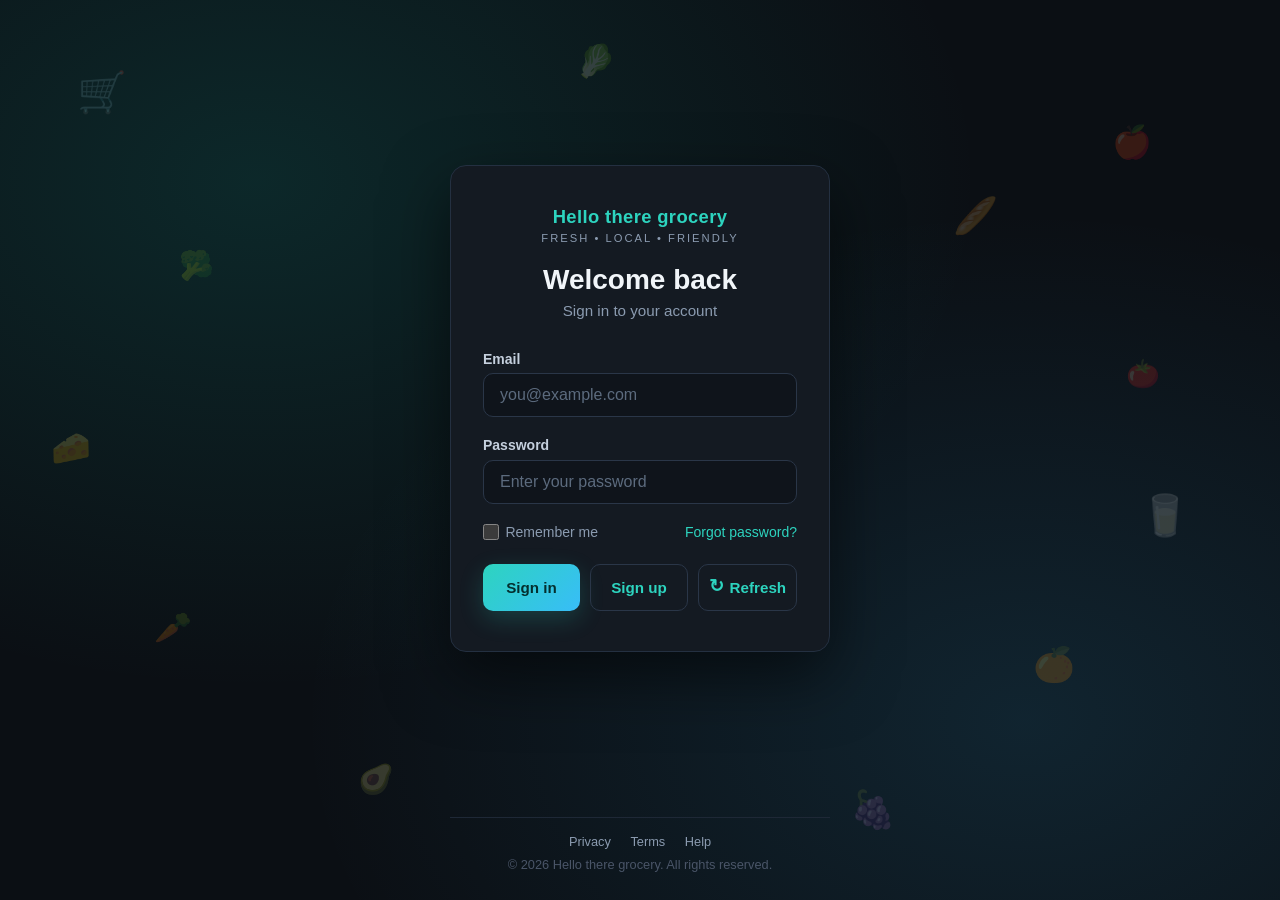
<file: full grocery with db/home.html>
<!DOCTYPE html>
<html lang="en">
<head>
  <meta charset="UTF-8" />
  <meta name="viewport" content="width=device-width, initial-scale=1.0" />
  <meta name="color-scheme" content="dark" />
  <title>Hello there grocery — Home</title>
  <style>
    * { box-sizing: border-box; margin: 0; padding: 0; }
    body {
      min-height: 100vh;
      font-family: -apple-system, BlinkMacSystemFont, "Segoe UI", Roboto, Helvetica, Arial, sans-serif;
      background:
        radial-gradient(ellipse at 15% 0%, rgba(20, 184, 166, 0.12) 0%, transparent 45%),
        radial-gradient(ellipse at 90% 20%, rgba(56, 189, 248, 0.1) 0%, transparent 40%),
        #0b0f14;
      color: #e8edf2;
    }
    a { color: #2dd4bf; text-decoration: none; }
    a:hover { text-decoration: underline; }

    .topbar {
      position: sticky;
      top: 0;
      z-index: 20;
      display: flex;
      align-items: center;
      justify-content: space-between;
      gap: 1rem;
      padding: 0.9rem 1.25rem;
      background: rgba(15, 20, 27, 0.92);
      border-bottom: 1px solid #243041;
      backdrop-filter: blur(10px);
    }
    .brand {
      font-weight: 700;
      color: #2dd4bf;
      font-size: 1.05rem;
      white-space: nowrap;
    }
    .brand span { color: #8b9bb0; font-weight: 500; font-size: 0.75rem; display: block; }
    .top-actions { display: flex; align-items: center; gap: 0.6rem; flex-wrap: wrap; justify-content: flex-end; }
    .user-chip {
      color: #c5d0de;
      font-size: 0.9rem;
      margin-right: 0.25rem;
    }
    .btn {
      border: none;
      border-radius: 10px;
      padding: 0.55rem 0.9rem;
      font-size: 0.9rem;
      font-weight: 600;
      cursor: pointer;
      transition: opacity 0.15s, transform 0.1s, background 0.15s, border-color 0.15s;
    }
    .btn:active { transform: scale(0.98); }
    .btn-primary {
      color: #042f2e;
      background: linear-gradient(135deg, #2dd4bf 0%, #38bdf8 100%);
    }
    .btn-primary:hover { opacity: 0.93; }
    .btn-primary:disabled { opacity: 0.55; cursor: not-allowed; }
    .btn-ghost {
      color: #2dd4bf;
      background: transparent;
      border: 1.5px solid #2a3648;
    }
    .btn-ghost:hover { border-color: #14b8a6; background: rgba(20,184,166,0.08); }
    .btn-danger {
      color: #fca5a5;
      background: transparent;
      border: 1.5px solid #4a2a2a;
    }
    .btn-danger:hover { background: rgba(239,68,68,0.1); }
    .cart-badge {
      display: inline-flex;
      align-items: center;
      justify-content: center;
      min-width: 1.25rem;
      height: 1.25rem;
      margin-left: 0.35rem;
      padding: 0 0.35rem;
      border-radius: 999px;
      background: #0f766e;
      color: #ecfeff;
      font-size: 0.75rem;
    }

    .layout {
      max-width: 1200px;
      margin: 0 auto;
      padding: 1.25rem;
      display: grid;
      grid-template-columns: 1fr 320px;
      gap: 1.25rem;
      align-items: start;
    }
    @media (max-width: 900px) {
      .layout { grid-template-columns: 1fr; }
      .cart-panel { position: static !important; }
    }

    .hero {
      grid-column: 1 / -1;
      background: #141a22;
      border: 1px solid #243041;
      border-radius: 16px;
      padding: 1.25rem 1.5rem;
    }
    .hero h1 { font-size: 1.5rem; color: #f1f5f9; margin-bottom: 0.35rem; }
    .hero p { color: #8b9bb0; font-size: 0.95rem; }

    .toolbar {
      display: flex;
      flex-wrap: wrap;
      gap: 0.5rem;
      margin-bottom: 1rem;
      align-items: center;
    }
    .chip {
      border: 1px solid #2a3648;
      background: #111820;
      color: #c5d0de;
      border-radius: 999px;
      padding: 0.4rem 0.85rem;
      font-size: 0.85rem;
      cursor: pointer;
    }
    .chip.active, .chip:hover {
      border-color: #14b8a6;
      color: #5eead4;
      background: rgba(20,184,166,0.1);
    }
    .search {
      flex: 1;
      min-width: 160px;
      padding: 0.55rem 0.85rem;
      border-radius: 10px;
      border: 1.5px solid #2a3648;
      background: #0f141b;
      color: #e8edf2;
      font-size: 0.95rem;
      outline: none;
    }
    .search:focus { border-color: #14b8a6; box-shadow: 0 0 0 3px rgba(20,184,166,0.15); }

    .products {
      display: grid;
      grid-template-columns: repeat(auto-fill, minmax(170px, 1fr));
      gap: 0.85rem;
    }
    .product {
      background: #141a22;
      border: 1px solid #243041;
      border-radius: 14px;
      padding: 1rem;
      display: flex;
      flex-direction: column;
      gap: 0.45rem;
    }
    .product .emoji { font-size: 2rem; line-height: 1; }
    .product h3 { font-size: 0.98rem; color: #f1f5f9; }
    .product .desc { font-size: 0.78rem; color: #8b9bb0; flex: 1; min-height: 2.2em; }
    .product .meta {
      display: flex;
      align-items: center;
      justify-content: space-between;
      gap: 0.5rem;
      margin-top: 0.25rem;
    }
    .price { font-weight: 700; color: #5eead4; }
    .cat-tag {
      font-size: 0.7rem;
      color: #8b9bb0;
      text-transform: uppercase;
      letter-spacing: 0.06em;
    }
    .qty-row { display: flex; align-items: center; gap: 0.4rem; }
    .qty-row input {
      width: 3rem;
      text-align: center;
      padding: 0.35rem;
      border-radius: 8px;
      border: 1px solid #2a3648;
      background: #0f141b;
      color: #e8edf2;
    }
    .product .btn { width: 100%; margin-top: 0.35rem; }

    .cart-panel {
      position: sticky;
      top: 4.5rem;
      background: #141a22;
      border: 1px solid #243041;
      border-radius: 16px;
      padding: 1rem;
    }
    .cart-panel h2 {
      font-size: 1.1rem;
      margin-bottom: 0.85rem;
      color: #f1f5f9;
    }
    .cart-empty { color: #8b9bb0; font-size: 0.9rem; padding: 0.5rem 0 1rem; }
    .cart-item {
      display: grid;
      grid-template-columns: 1fr auto;
      gap: 0.25rem 0.5rem;
      padding: 0.65rem 0;
      border-bottom: 1px solid #1e2836;
      font-size: 0.9rem;
    }
    .cart-item .name { font-weight: 600; color: #e8edf2; }
    .cart-item .sub { color: #8b9bb0; font-size: 0.8rem; }
    .cart-item .line { font-weight: 600; color: #5eead4; text-align: right; }
    .cart-item .rm {
      grid-column: 2;
      justify-self: end;
      background: none;
      border: none;
      color: #fca5a5;
      cursor: pointer;
      font-size: 0.78rem;
    }
    .cart-total {
      display: flex;
      justify-content: space-between;
      margin: 0.9rem 0;
      font-size: 1.05rem;
      font-weight: 700;
    }
    .notes {
      width: 100%;
      min-height: 64px;
      margin-bottom: 0.75rem;
      padding: 0.6rem 0.75rem;
      border-radius: 10px;
      border: 1.5px solid #2a3648;
      background: #0f141b;
      color: #e8edf2;
      resize: vertical;
      font: inherit;
    }
    .notes:focus { outline: none; border-color: #14b8a6; }
    .flash {
      display: none;
      margin: 0.6rem 0;
      padding: 0.65rem 0.75rem;
      border-radius: 8px;
      font-size: 0.85rem;
      text-align: center;
    }
    .flash.show { display: block; }
    .flash.ok {
      background: rgba(16,185,129,0.12);
      color: #6ee7b7;
      border: 1px solid rgba(52,211,153,0.35);
    }
    .flash.err {
      background: rgba(239,68,68,0.12);
      color: #fca5a5;
      border: 1px solid rgba(248,113,113,0.35);
    }

    .orders-section {
      grid-column: 1 / -1;
      background: #141a22;
      border: 1px solid #243041;
      border-radius: 16px;
      padding: 1.25rem;
      margin-bottom: 2rem;
    }
    .orders-section h2 { font-size: 1.15rem; margin-bottom: 1rem; color: #f1f5f9; }
    .order-card {
      border: 1px solid #243041;
      border-radius: 12px;
      padding: 0.9rem 1rem;
      margin-bottom: 0.75rem;
      background: #0f141b;
    }
    .order-head {
      display: flex;
      flex-wrap: wrap;
      justify-content: space-between;
      gap: 0.5rem;
      margin-bottom: 0.5rem;
    }
    .order-head strong { color: #5eead4; }
    .status {
      display: inline-block;
      padding: 0.15rem 0.55rem;
      border-radius: 999px;
      font-size: 0.75rem;
      font-weight: 600;
      text-transform: capitalize;
      background: rgba(45,212,191,0.15);
      color: #5eead4;
    }
    .order-items { color: #8b9bb0; font-size: 0.88rem; line-height: 1.45; }
    .muted { color: #8b9bb0; font-size: 0.9rem; }
    .footer-note {
      grid-column: 1 / -1;
      text-align: center;
      color: #4a5568;
      font-size: 0.8rem;
      padding-bottom: 1.5rem;
    }
  </style>
</head>
<body>
  <header class="topbar">
    <div class="brand">Hello there grocery<span>Fresh • Local • Friendly</span></div>
    <div class="top-actions">
      <span class="user-chip" id="userChip">Signed in</span>
      <button type="button" class="btn btn-ghost" id="ordersBtn">My orders</button>
      <button type="button" class="btn btn-primary" id="cartJumpBtn">
        Cart<span class="cart-badge" id="cartCount">0</span>
      </button>
      <button type="button" class="btn btn-danger" id="logoutBtn" onclick="doLogout()">Sign out</button>
    </div>
  </header>

  <main class="layout">
    <section class="hero">
      <h1 id="greeting">Welcome back</h1>
      <p>Browse fresh groceries, add items to your cart, and place an order — saved to your account.</p>
    </section>

    <section>
      <div class="toolbar">
        <input class="search" id="searchInput" type="search" placeholder="Search products…" />
        <div id="categoryChips"></div>
      </div>
      <div class="products" id="productGrid"></div>
      <p class="muted" id="emptyProducts" style="display:none;margin-top:1rem;">No products match your filters.</p>
    </section>

    <aside class="cart-panel" id="cartPanel">
      <h2>Your cart</h2>
      <div id="cartItems"></div>
      <div class="cart-total"><span>Total</span><span id="cartTotal">$0.00</span></div>
      <label class="muted" for="orderNotes" style="display:block;margin-bottom:0.35rem;">Order notes (optional)</label>
      <textarea class="notes" id="orderNotes" placeholder="Delivery instructions, substitutions…"></textarea>
      <div class="flash" id="cartFlash" role="status"></div>
      <button type="button" class="btn btn-primary" id="placeOrderBtn" style="width:100%;" disabled>Place order</button>
      <button type="button" class="btn btn-ghost" id="clearCartBtn" style="width:100%;margin-top:0.5rem;">Clear cart</button>
    </aside>

    <section class="orders-section" id="ordersSection">
      <h2>Order history</h2>
      <div id="ordersList"><p class="muted">Loading orders…</p></div>
    </section>

    <p class="footer-note">© 2026 Hello there grocery</p>
  </main>

  <script>
    const API_BASE =
      window.location.protocol.startsWith("http") && window.location.port === "8000"
        ? ""
        : "http://127.0.0.1:8000";

    let currentUser = null;
    let products = [];
    let categories = [];
    let activeCategory = "All";
    let cart = {}; // productId -> qty

    function money(n) {
      return "$" + Number(n).toFixed(2);
    }

    function requireAuth() {
      try {
        currentUser = JSON.parse(sessionStorage.getItem("groceryUser") || "null");
      } catch (_) {
        currentUser = null;
      }
      if (!currentUser || !currentUser.id) {
        window.location.replace("login.html");
        return false;
      }
      return true;
    }

    function loadCart() {
      try {
        const raw = localStorage.getItem("groceryCart_" + currentUser.id);
        cart = raw ? JSON.parse(raw) : {};
        if (!cart || typeof cart !== "object") cart = {};
      } catch (_) {
        cart = {};
      }
    }

    function saveCart() {
      try {
        localStorage.setItem("groceryCart_" + currentUser.id, JSON.stringify(cart));
      } catch (_) {}
    }

    function cartCount() {
      return Object.values(cart).reduce((s, q) => s + Number(q || 0), 0);
    }

    function cartTotal() {
      let t = 0;
      for (const [id, qty] of Object.entries(cart)) {
        const p = products.find((x) => String(x.id) === String(id));
        if (p) t += p.price * qty;
      }
      return t;
    }

    function showFlash(el, text, ok) {
      el.textContent = text;
      el.className = "flash show " + (ok ? "ok" : "err");
      if (ok) {
        setTimeout(() => {
          el.className = "flash";
          el.textContent = "";
        }, 3500);
      }
    }

    async function readApi(res) {
      const text = await res.text();
      try {
        return JSON.parse(text || "{}");
      } catch (_) {
        return {
          ok: false,
          error:
            "Invalid server response. Open http://127.0.0.1:8000/home.html with python server.py running.",
        };
      }
    }

    async function fetchProducts() {
      const res = await fetch(API_BASE + "/api/products");
      const data = await readApi(res);
      if (!res.ok || !data.ok) throw new Error(data.error || "Failed to load products");
      products = data.products || [];
      categories = data.categories || [];
    }

    async function fetchOrders() {
      const res = await fetch(API_BASE + "/api/orders?user_id=" + encodeURIComponent(currentUser.id));
      const data = await readApi(res);
      if (!res.ok || !data.ok) {
        document.getElementById("ordersList").innerHTML =
          '<p class="muted">' + (data.error || "Could not load orders.") + "</p>";
        return;
      }
      renderOrders(data.orders || []);
    }

    function filteredProducts() {
      const q = (document.getElementById("searchInput").value || "").trim().toLowerCase();
      return products.filter((p) => {
        const catOk = activeCategory === "All" || p.category === activeCategory;
        const qOk =
          !q ||
          p.name.toLowerCase().includes(q) ||
          (p.description || "").toLowerCase().includes(q) ||
          p.category.toLowerCase().includes(q);
        return catOk && qOk;
      });
    }

    function renderCategories() {
      const wrap = document.getElementById("categoryChips");
      const cats = ["All"].concat(categories);
      wrap.innerHTML = cats
        .map(
          (c) =>
            '<button type="button" class="chip' +
            (c === activeCategory ? " active" : "") +
            '" data-cat="' +
            c +
            '">' +
            c +
            "</button>"
        )
        .join("");
      wrap.querySelectorAll(".chip").forEach((btn) => {
        btn.addEventListener("click", () => {
          activeCategory = btn.getAttribute("data-cat");
          renderCategories();
          renderProducts();
        });
      });
    }

    function renderProducts() {
      const list = filteredProducts();
      const grid = document.getElementById("productGrid");
      const empty = document.getElementById("emptyProducts");
      empty.style.display = list.length ? "none" : "block";
      grid.innerHTML = list
        .map(
          (p) =>
            '<article class="product" data-id="' +
            p.id +
            '">' +
            '<div class="emoji">' +
            (p.emoji || "🛒") +
            "</div>" +
            '<div class="cat-tag">' +
            p.category +
            "</div>" +
            "<h3>" +
            escapeHtml(p.name) +
            "</h3>" +
            '<p class="desc">' +
            escapeHtml(p.description || "") +
            "</p>" +
            '<div class="meta"><span class="price">' +
            money(p.price) +
            '</span></div>' +
            '<div class="qty-row">' +
            '<label class="muted" for="qty-' +
            p.id +
            '">Qty</label>' +
            '<input id="qty-' +
            p.id +
            '" type="number" min="1" max="99" value="1" />' +
            "</div>" +
            '<button type="button" class="btn btn-primary add-btn">Add to cart</button>' +
            "</article>"
        )
        .join("");

      grid.querySelectorAll(".product").forEach((card) => {
        const id = card.getAttribute("data-id");
        card.querySelector(".add-btn").addEventListener("click", () => {
          const input = card.querySelector('input[type="number"]');
          let qty = parseInt(input.value, 10);
          if (!Number.isFinite(qty) || qty < 1) qty = 1;
          if (qty > 99) qty = 99;
          cart[id] = (cart[id] || 0) + qty;
          saveCart();
          renderCart();
          showFlash(document.getElementById("cartFlash"), "Added to cart.", true);
        });
      });
    }

    function renderCart() {
      const box = document.getElementById("cartItems");
      const ids = Object.keys(cart).filter((id) => cart[id] > 0);
      document.getElementById("cartCount").textContent = String(cartCount());
      document.getElementById("cartTotal").textContent = money(cartTotal());
      document.getElementById("placeOrderBtn").disabled = ids.length === 0;

      if (!ids.length) {
        box.innerHTML = '<p class="cart-empty">Your cart is empty. Add some fresh finds!</p>';
        return;
      }

      box.innerHTML = ids
        .map((id) => {
          const p = products.find((x) => String(x.id) === String(id));
          if (!p) return "";
          const qty = cart[id];
          return (
            '<div class="cart-item" data-id="' +
            id +
            '">' +
            '<div><div class="name">' +
            (p.emoji || "") +
            " " +
            escapeHtml(p.name) +
            '</div><div class="sub">' +
            money(p.price) +
            " × " +
            qty +
            '</div></div>' +
            '<div class="line">' +
            money(p.price * qty) +
            "</div>" +
            '<button type="button" class="rm">Remove</button>' +
            "</div>"
          );
        })
        .join("");

      box.querySelectorAll(".rm").forEach((btn) => {
        btn.addEventListener("click", () => {
          const id = btn.closest(".cart-item").getAttribute("data-id");
          delete cart[id];
          saveCart();
          renderCart();
        });
      });
    }

    function renderOrders(orders) {
      const el = document.getElementById("ordersList");
      if (!orders.length) {
        el.innerHTML = '<p class="muted">No orders yet. Place your first order from the cart!</p>';
        return;
      }
      el.innerHTML = orders
        .map(function (o) {
          const items = (o.items || [])
            .map(function (i) {
              return (
                escapeHtml(i.product_name) +
                " × " +
                i.quantity +
                " (" +
                money(i.line_total) +
                ")"
              );
            })
            .join(" · ");

          let notesHtml = "";
          if (o.notes) {
            notesHtml =
              '<div class="muted" style="margin-top:0.4rem;">Note: ' +
              escapeHtml(o.notes) +
              "</div>";
          }

          return (
            '<div class="order-card">' +
            '<div class="order-head">' +
            "<div>" +
            "<strong>Order #" +
            o.id +
            "</strong> " +
            '<span class="status">' +
            escapeHtml(o.status) +
            "</span>" +
            '<div class="muted">' +
            escapeHtml(o.created_at || "") +
            "</div>" +
            "</div>" +
            "<div><strong>" +
            money(o.total) +
            "</strong></div>" +
            "</div>" +
            '<div class="order-items">' +
            items +
            "</div>" +
            notesHtml +
            "</div>"
          );
        })
        .join("");
    }

    function escapeHtml(s) {
      return String(s)
        .replace(/&/g, "&amp;")
        .replace(/</g, "&lt;")
        .replace(/>/g, "&gt;")
        .replace(/"/g, "&quot;");
    }

    function doLogout() {
      try {
        sessionStorage.removeItem("groceryUser");
      } catch (e) {}
      window.location.replace("login.html");
    }
    window.doLogout = doLogout;

    async function placeOrder() {
      const btn = document.getElementById("placeOrderBtn");
      const flash = document.getElementById("cartFlash");
      const items = Object.entries(cart)
        .filter(function (entry) {
          return entry[1] > 0;
        })
        .map(function (entry) {
          return {
            product_id: Number(entry[0]),
            quantity: Number(entry[1]),
          };
        });

      if (!items.length) {
        showFlash(flash, "Your cart is empty.", false);
        return;
      }

      btn.disabled = true;
      btn.textContent = "Placing order…";
      try {
        const res = await fetch(API_BASE + "/api/orders", {
          method: "POST",
          headers: { "Content-Type": "application/json" },
          body: JSON.stringify({
            user_id: currentUser.id,
            items: items,
            notes: document.getElementById("orderNotes").value.trim(),
          }),
        });
        const data = await readApi(res);
        if (!res.ok || !data.ok) {
          showFlash(flash, data.error || "Could not place order.", false);
          return;
        }
        cart = {};
        saveCart();
        document.getElementById("orderNotes").value = "";
        renderCart();
        showFlash(
          flash,
          "Order #" + data.order.id + " placed! Total " + money(data.order.total),
          true
        );
        await fetchOrders();
        document.getElementById("ordersSection").scrollIntoView({ behavior: "smooth" });
      } catch (err) {
        showFlash(flash, "Cannot reach server. Run: python server.py", false);
      } finally {
        btn.textContent = "Place order";
        btn.disabled = cartCount() === 0;
      }
    }

    async function init() {
      if (!requireAuth()) return;

      // Bind logout immediately so it works even if product load fails
      const logoutBtn = document.getElementById("logoutBtn");
      if (logoutBtn) {
        logoutBtn.addEventListener("click", function (e) {
          e.preventDefault();
          doLogout();
        });
      }

      document.getElementById("userChip").textContent =
        currentUser.name + " · " + currentUser.email;
      document.getElementById("greeting").textContent =
        "Welcome, " + currentUser.name + "!";

      document.getElementById("ordersBtn").addEventListener("click", function () {
        document.getElementById("ordersSection").scrollIntoView({ behavior: "smooth" });
      });
      document.getElementById("cartJumpBtn").addEventListener("click", function () {
        document.getElementById("cartPanel").scrollIntoView({ behavior: "smooth" });
      });
      document.getElementById("clearCartBtn").addEventListener("click", function () {
        cart = {};
        saveCart();
        renderCart();
      });
      document.getElementById("placeOrderBtn").addEventListener("click", placeOrder);
      document.getElementById("searchInput").addEventListener("input", renderProducts);

      loadCart();

      try {
        await fetchProducts();
        renderCategories();
        renderProducts();
        renderCart();
        await fetchOrders();
      } catch (err) {
        console.error(err);
        document.getElementById("productGrid").innerHTML =
          '<p class="muted">Could not load store. Open http://127.0.0.1:8000/home.html and run: python server.py</p>';
        document.getElementById("ordersList").innerHTML =
          '<p class="muted">Orders unavailable until the server is running.</p>';
      }
    }

    init();
  </script>
</body>
</html>
</file>
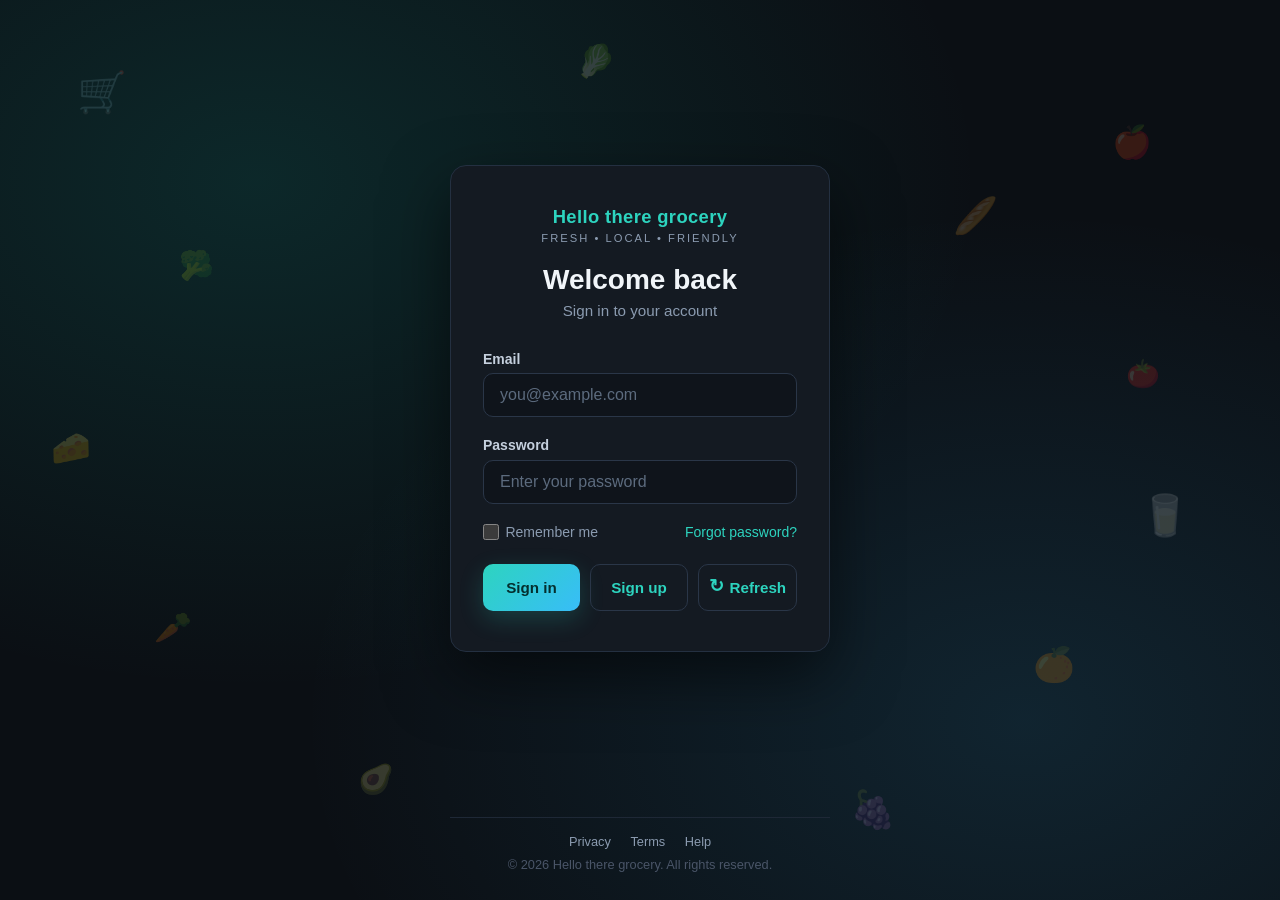
<file: full grocery with db/login.html>
<!DOCTYPE html>
<html lang="en">
<head>
  <meta charset="UTF-8" />
  <meta name="viewport" content="width=device-width, initial-scale=1.0" />
  <meta name="color-scheme" content="dark" />
  <title>Hello there grocery — Login</title>
  <style>
    * {
      box-sizing: border-box;
      margin: 0;
      padding: 0;
    }

    body {
      min-height: 100vh;
      display: flex;
      flex-direction: column;
      align-items: center;
      justify-content: center;
      font-family: -apple-system, BlinkMacSystemFont, "Segoe UI", Roboto, Helvetica, Arial, sans-serif;
      background:
        radial-gradient(ellipse at 20% 20%, rgba(20, 184, 166, 0.15) 0%, transparent 50%),
        radial-gradient(ellipse at 80% 80%, rgba(56, 189, 248, 0.12) 0%, transparent 50%),
        #0b0f14;
      color: #e8edf2;
      padding: 1.5rem;
      position: relative;
      overflow-x: hidden;
    }

    .emoji-bg {
      position: fixed;
      inset: 0;
      z-index: 0;
      pointer-events: none;
      overflow: hidden;
    }

    .emoji-bg span {
      position: absolute;
      font-size: 2.25rem;
      opacity: 0.18;
      user-select: none;
      line-height: 1;
      animation: float 8s ease-in-out infinite;
    }

    .emoji-bg span:nth-child(1)  { top: 8%;  left: 6%;  font-size: 2.5rem; animation-delay: 0s; }
    .emoji-bg span:nth-child(2)  { top: 14%; right: 10%; font-size: 2rem;  animation-delay: 1.2s; }
    .emoji-bg span:nth-child(3)  { top: 28%; left: 14%; font-size: 1.75rem; animation-delay: 0.6s; }
    .emoji-bg span:nth-child(4)  { top: 22%; right: 22%; font-size: 2.25rem; animation-delay: 2s; }
    .emoji-bg span:nth-child(5)  { top: 48%; left: 4%;  font-size: 2rem;  animation-delay: 1.5s; }
    .emoji-bg span:nth-child(6)  { top: 55%; right: 7%; font-size: 2.5rem; animation-delay: 0.3s; }
    .emoji-bg span:nth-child(7)  { top: 68%; left: 12%; font-size: 1.9rem; animation-delay: 2.4s; }
    .emoji-bg span:nth-child(8)  { top: 72%; right: 16%; font-size: 2.1rem; animation-delay: 1s; }
    .emoji-bg span:nth-child(9)  { top: 85%; left: 28%; font-size: 1.8rem; animation-delay: 1.8s; }
    .emoji-bg span:nth-child(10) { top: 88%; right: 30%; font-size: 2.3rem; animation-delay: 0.9s; }
    .emoji-bg span:nth-child(11) { top: 40%; left: 88%; font-size: 1.7rem; animation-delay: 2.1s; }
    .emoji-bg span:nth-child(12) { top: 5%;  left: 45%; font-size: 2rem;  animation-delay: 1.4s; }

    @keyframes float {
      0%, 100% { transform: translateY(0) rotate(0deg); }
      50% { transform: translateY(-12px) rotate(6deg); }
    }

    .page {
      flex: 1;
      display: flex;
      align-items: center;
      justify-content: center;
      width: 100%;
      position: relative;
      z-index: 1;
    }

    .site-footer {
      width: 100%;
      max-width: 380px;
      margin-top: 1.5rem;
      padding: 1rem 0 0.25rem;
      text-align: center;
      font-size: 0.8rem;
      color: #5c6b7e;
      border-top: 1px solid #1e2836;
      position: relative;
      z-index: 1;
    }

    .site-footer a {
      color: #8b9bb0;
      text-decoration: none;
      margin: 0 0.5rem;
    }

    .site-footer a:hover {
      color: #2dd4bf;
      text-decoration: underline;
    }

    .site-footer .links {
      margin-bottom: 0.5rem;
    }

    .site-footer .copy {
      color: #4a5568;
    }

    .login-card {
      width: 100%;
      max-width: 380px;
      background: #141a22;
      border: 1px solid #243041;
      border-radius: 16px;
      padding: 2.5rem 2rem;
      box-shadow: 0 24px 64px rgba(0, 0, 0, 0.55);
      position: relative;
      z-index: 1;
    }

    .login-card h1 {
      font-size: 1.75rem;
      font-weight: 700;
      margin-bottom: 0.35rem;
      text-align: center;
      color: #f1f5f9;
    }

    .store-name {
      font-size: 1.15rem;
      font-weight: 700;
      text-align: center;
      letter-spacing: 0.02em;
      color: #2dd4bf;
      margin-bottom: 1.25rem;
    }

    .store-name span {
      display: block;
      font-size: 0.7rem;
      font-weight: 500;
      letter-spacing: 0.18em;
      text-transform: uppercase;
      color: #8b9bb0;
      margin-top: 0.25rem;
    }

    .login-card .subtitle {
      text-align: center;
      color: #8b9bb0;
      font-size: 0.95rem;
      margin-bottom: 2rem;
    }

    .form-group {
      margin-bottom: 1.25rem;
    }

    .form-group label {
      display: block;
      font-size: 0.875rem;
      font-weight: 600;
      margin-bottom: 0.4rem;
      color: #c5d0de;
    }

    .form-group input {
      width: 100%;
      padding: 0.75rem 1rem;
      font-size: 1rem;
      border: 1.5px solid #2a3648;
      border-radius: 10px;
      outline: none;
      transition: border-color 0.2s, box-shadow 0.2s, background 0.2s;
      background: #0f141b;
      color: #e8edf2;
    }

    .form-group input::placeholder {
      color: #5c6b7e;
    }

    .form-group input:focus {
      border-color: #14b8a6;
      box-shadow: 0 0 0 3px rgba(20, 184, 166, 0.2);
      background: #111820;
    }

    .form-options {
      display: flex;
      align-items: center;
      justify-content: space-between;
      margin-bottom: 1.5rem;
      font-size: 0.875rem;
    }

    .remember {
      display: flex;
      align-items: center;
      gap: 0.4rem;
      color: #8b9bb0;
      cursor: pointer;
    }

    .remember input {
      width: 1rem;
      height: 1rem;
      accent-color: #14b8a6;
      cursor: pointer;
    }

    .forgot {
      color: #2dd4bf;
      text-decoration: none;
      font-weight: 500;
    }

    .forgot:hover {
      text-decoration: underline;
      color: #5eead4;
    }

    .btn-row {
      display: flex;
      flex-wrap: wrap;
      gap: 0.6rem;
      margin-top: 0.25rem;
    }

    .btn-row > * {
      flex: 1 1 0;
      min-width: 0;
    }

    .btn-login {
      width: 100%;
      padding: 0.85rem 0.5rem;
      font-size: 0.95rem;
      font-weight: 600;
      color: #042f2e;
      background: linear-gradient(135deg, #2dd4bf 0%, #38bdf8 100%);
      border: none;
      border-radius: 10px;
      cursor: pointer;
      transition: opacity 0.2s, transform 0.15s, box-shadow 0.2s;
      box-shadow: 0 8px 24px rgba(45, 212, 191, 0.2);
    }

    .btn-login:hover {
      opacity: 0.95;
      box-shadow: 0 10px 28px rgba(45, 212, 191, 0.3);
    }

    .btn-login:active {
      transform: scale(0.98);
    }

    .btn-login:disabled {
      opacity: 0.65;
      cursor: not-allowed;
      transform: none;
    }

    .btn-refresh {
      width: 100%;
      margin-top: 0;
      padding: 0.85rem 0.5rem;
      font-size: 0.95rem;
      font-weight: 600;
      color: #2dd4bf;
      background: transparent;
      border: 1.5px solid #2a3648;
      border-radius: 10px;
      cursor: pointer;
      transition: border-color 0.2s, background 0.2s, color 0.2s, transform 0.15s;
      display: inline-flex;
      align-items: center;
      justify-content: center;
      gap: 0.35rem;
    }

    .btn-refresh:hover {
      border-color: #14b8a6;
      background: rgba(20, 184, 166, 0.08);
      color: #5eead4;
    }

    .btn-refresh:active {
      transform: scale(0.98);
    }

    .btn-refresh .icon {
      display: inline-block;
      font-size: 1.1rem;
      line-height: 1;
    }

    .btn-signup {
      width: 100%;
      margin-top: 0;
      padding: 0.85rem 0.5rem;
      font-size: 0.95rem;
      font-weight: 600;
      color: #2dd4bf;
      background: transparent;
      border: 1.5px solid #2a3648;
      border-radius: 10px;
      cursor: pointer;
      transition: border-color 0.2s, background 0.2s, color 0.2s, transform 0.15s;
      text-decoration: none;
      display: inline-flex;
      align-items: center;
      justify-content: center;
    }

    .btn-signup:hover {
      border-color: #14b8a6;
      background: rgba(20, 184, 166, 0.08);
      color: #5eead4;
    }

    .btn-signup:active {
      transform: scale(0.98);
    }

    #message {
      display: none;
      margin-top: 1rem;
      padding: 0.75rem 1rem;
      border-radius: 8px;
      font-size: 0.875rem;
      text-align: center;
    }

    #message.success {
      display: block;
      background: rgba(16, 185, 129, 0.12);
      color: #6ee7b7;
      border: 1px solid rgba(52, 211, 153, 0.35);
    }

    #message.error {
      display: block;
      background: rgba(239, 68, 68, 0.12);
      color: #fca5a5;
      border: 1px solid rgba(248, 113, 113, 0.35);
    }
  </style>
</head>
<body>
  <div class="emoji-bg" aria-hidden="true">
    <span>🛒</span>
    <span>🍎</span>
    <span>🥦</span>
    <span>🥖</span>
    <span>🧀</span>
    <span>🥛</span>
    <span>🥕</span>
    <span>🍊</span>
    <span>🥑</span>
    <span>🍇</span>
    <span>🍅</span>
    <span>🥬</span>
  </div>

  <div class="page">
    <div class="login-card">
      <p class="store-name">
        Hello there grocery
        <span>Fresh • Local • Friendly</span>
      </p>
      <h1>Welcome back</h1>
      <p class="subtitle">Sign in to your account</p>

      <form id="loginForm" novalidate>
        <div class="form-group">
          <label for="email">Email</label>
          <input
            type="email"
            id="email"
            name="email"
            placeholder="you@example.com"
            autocomplete="email"
            required
          />
        </div>

        <div class="form-group">
          <label for="password">Password</label>
          <input
            type="password"
            id="password"
            name="password"
            placeholder="Enter your password"
            autocomplete="current-password"
            required
          />
        </div>

        <div class="form-options">
          <label class="remember">
            <input type="checkbox" name="remember" />
            Remember me
          </label>
          <a href="#" class="forgot">Forgot password?</a>
        </div>

        <div class="btn-row">
          <button type="submit" class="btn-login" id="signInBtn">Sign in</button>
          <a href="signup.html" class="btn-signup" tabindex="0">Sign up</a>
          <button type="button" class="btn-refresh" id="refreshBtn" aria-label="Refresh page">
            <span class="icon" aria-hidden="true">↻</span>
            Refresh
          </button>
        </div>
      </form>

      <div id="message" role="status"></div>
    </div>
  </div>

  <footer class="site-footer">
    <div class="links">
      <a href="#">Privacy</a>
      <a href="#">Terms</a>
      <a href="#">Help</a>
    </div>
    <p class="copy">&copy; 2026 Hello there grocery. All rights reserved.</p>
  </footer>

  <script>
    const form = document.getElementById("loginForm");
    const message = document.getElementById("message");
    const refreshBtn = document.getElementById("refreshBtn");
    const signInBtn = document.getElementById("signInBtn");

    const API_BASE =
      window.location.protocol.startsWith("http") && window.location.port === "8000"
        ? ""
        : "http://127.0.0.1:8000";

    function showMessage(text, type) {
      message.textContent = text;
      message.className = type;
    }

    function setLoading(isLoading) {
      signInBtn.disabled = isLoading;
      signInBtn.textContent = isLoading ? "Signing in…" : "Sign in";
    }

    async function readApiResponse(res) {
      const text = await res.text();
      if (!text) {
        return {
          ok: false,
          error:
            "Empty response from server (HTTP " +
            res.status +
            "). Open http://127.0.0.1:8000/login.html and ensure python server.py is running.",
        };
      }
      try {
        return JSON.parse(text);
      } catch (_) {
        return {
          ok: false,
          error:
            "Invalid server response (HTTP " +
            res.status +
            "). Open http://127.0.0.1:8000/login.html — do not open the HTML file directly.",
        };
      }
    }

    refreshBtn.addEventListener("click", function () {
      window.location.reload();
    });

    // Enter in form fields submits via Sign in (default action)
    form.addEventListener("keydown", function (e) {
      if (e.key !== "Enter") return;

      const target = e.target;
      if (
        target === refreshBtn ||
        target.closest(".btn-refresh") ||
        target.closest(".btn-signup")
      ) {
        return;
      }

      e.preventDefault();
      if (typeof form.requestSubmit === "function") {
        form.requestSubmit(signInBtn);
      } else {
        signInBtn.click();
      }
    });

    form.addEventListener("submit", async function (e) {
      e.preventDefault();

      const email = document.getElementById("email").value.trim();
      const password = document.getElementById("password").value;

      message.className = "";
      message.textContent = "";

      if (!email || !password) {
        showMessage("Please fill in all fields.", "error");
        return;
      }

      if (!/^[^\s@]+@[^\s@]+\.[^\s@]+$/.test(email)) {
        showMessage("Please enter a valid email address.", "error");
        return;
      }

      setLoading(true);
      try {
        const res = await fetch(API_BASE + "/api/login", {
          method: "POST",
          headers: { "Content-Type": "application/json" },
          body: JSON.stringify({ email, password }),
        });
        const data = await readApiResponse(res);

        if (!res.ok || !data.ok) {
          showMessage(data.error || "Login failed.", "error");
          return;
        }

        try {
          sessionStorage.setItem(
            "groceryUser",
            JSON.stringify({
              id: data.user.id,
              name: data.user.name,
              email: data.user.email,
            })
          );
        } catch (_) {
          /* ignore storage errors */
        }

        showMessage("Welcome back, " + data.user.name + "!", "success");
        setTimeout(function () {
          window.location.href = "home.html";
        }, 800);
      } catch (err) {
        showMessage(
          "Cannot reach server at http://127.0.0.1:8000. Run: python server.py",
          "error"
        );
      } finally {
        setLoading(false);
      }
    });
  </script>
</body>
</html>
</file>
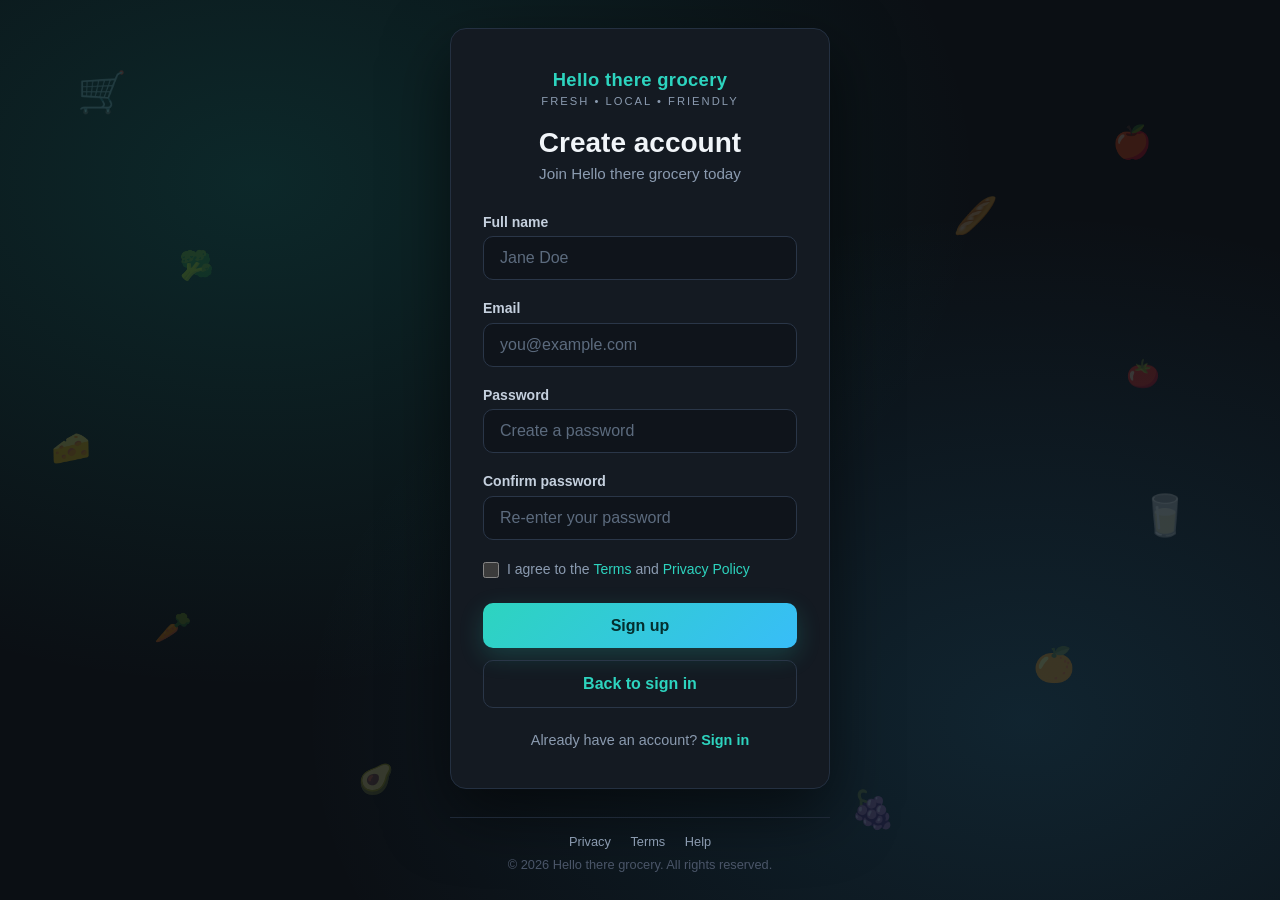
<file: full grocery with db/signup.html>
<!DOCTYPE html>
<html lang="en">
<head>
  <meta charset="UTF-8" />
  <meta name="viewport" content="width=device-width, initial-scale=1.0" />
  <meta name="color-scheme" content="dark" />
  <title>Hello there grocery — Sign up</title>
  <style>
    * {
      box-sizing: border-box;
      margin: 0;
      padding: 0;
    }

    body {
      min-height: 100vh;
      display: flex;
      flex-direction: column;
      align-items: center;
      justify-content: center;
      font-family: -apple-system, BlinkMacSystemFont, "Segoe UI", Roboto, Helvetica, Arial, sans-serif;
      background:
        radial-gradient(ellipse at 20% 20%, rgba(20, 184, 166, 0.15) 0%, transparent 50%),
        radial-gradient(ellipse at 80% 80%, rgba(56, 189, 248, 0.12) 0%, transparent 50%),
        #0b0f14;
      color: #e8edf2;
      padding: 1.5rem;
      position: relative;
      overflow-x: hidden;
    }

    .emoji-bg {
      position: fixed;
      inset: 0;
      z-index: 0;
      pointer-events: none;
      overflow: hidden;
    }

    .emoji-bg span {
      position: absolute;
      font-size: 2.25rem;
      opacity: 0.18;
      user-select: none;
      line-height: 1;
      animation: float 8s ease-in-out infinite;
    }

    .emoji-bg span:nth-child(1)  { top: 8%;  left: 6%;  font-size: 2.5rem; animation-delay: 0s; }
    .emoji-bg span:nth-child(2)  { top: 14%; right: 10%; font-size: 2rem;  animation-delay: 1.2s; }
    .emoji-bg span:nth-child(3)  { top: 28%; left: 14%; font-size: 1.75rem; animation-delay: 0.6s; }
    .emoji-bg span:nth-child(4)  { top: 22%; right: 22%; font-size: 2.25rem; animation-delay: 2s; }
    .emoji-bg span:nth-child(5)  { top: 48%; left: 4%;  font-size: 2rem;  animation-delay: 1.5s; }
    .emoji-bg span:nth-child(6)  { top: 55%; right: 7%; font-size: 2.5rem; animation-delay: 0.3s; }
    .emoji-bg span:nth-child(7)  { top: 68%; left: 12%; font-size: 1.9rem; animation-delay: 2.4s; }
    .emoji-bg span:nth-child(8)  { top: 72%; right: 16%; font-size: 2.1rem; animation-delay: 1s; }
    .emoji-bg span:nth-child(9)  { top: 85%; left: 28%; font-size: 1.8rem; animation-delay: 1.8s; }
    .emoji-bg span:nth-child(10) { top: 88%; right: 30%; font-size: 2.3rem; animation-delay: 0.9s; }
    .emoji-bg span:nth-child(11) { top: 40%; left: 88%; font-size: 1.7rem; animation-delay: 2.1s; }
    .emoji-bg span:nth-child(12) { top: 5%;  left: 45%; font-size: 2rem;  animation-delay: 1.4s; }

    @keyframes float {
      0%, 100% { transform: translateY(0) rotate(0deg); }
      50% { transform: translateY(-12px) rotate(6deg); }
    }

    .page {
      flex: 1;
      display: flex;
      align-items: center;
      justify-content: center;
      width: 100%;
      position: relative;
      z-index: 1;
    }

    .site-footer {
      width: 100%;
      max-width: 380px;
      margin-top: 1.5rem;
      padding: 1rem 0 0.25rem;
      text-align: center;
      font-size: 0.8rem;
      color: #5c6b7e;
      border-top: 1px solid #1e2836;
      position: relative;
      z-index: 1;
    }

    .site-footer a {
      color: #8b9bb0;
      text-decoration: none;
      margin: 0 0.5rem;
    }

    .site-footer a:hover {
      color: #2dd4bf;
      text-decoration: underline;
    }

    .site-footer .links {
      margin-bottom: 0.5rem;
    }

    .site-footer .copy {
      color: #4a5568;
    }

    .login-card {
      width: 100%;
      max-width: 380px;
      background: #141a22;
      border: 1px solid #243041;
      border-radius: 16px;
      padding: 2.5rem 2rem;
      box-shadow: 0 24px 64px rgba(0, 0, 0, 0.55);
      position: relative;
      z-index: 1;
    }

    .login-card h1 {
      font-size: 1.75rem;
      font-weight: 700;
      margin-bottom: 0.35rem;
      text-align: center;
      color: #f1f5f9;
    }

    .store-name {
      font-size: 1.15rem;
      font-weight: 700;
      text-align: center;
      letter-spacing: 0.02em;
      color: #2dd4bf;
      margin-bottom: 1.25rem;
    }

    .store-name span {
      display: block;
      font-size: 0.7rem;
      font-weight: 500;
      letter-spacing: 0.18em;
      text-transform: uppercase;
      color: #8b9bb0;
      margin-top: 0.25rem;
    }

    .login-card .subtitle {
      text-align: center;
      color: #8b9bb0;
      font-size: 0.95rem;
      margin-bottom: 2rem;
    }

    .form-group {
      margin-bottom: 1.25rem;
    }

    .form-group label {
      display: block;
      font-size: 0.875rem;
      font-weight: 600;
      margin-bottom: 0.4rem;
      color: #c5d0de;
    }

    .form-group input {
      width: 100%;
      padding: 0.75rem 1rem;
      font-size: 1rem;
      border: 1.5px solid #2a3648;
      border-radius: 10px;
      outline: none;
      transition: border-color 0.2s, box-shadow 0.2s, background 0.2s;
      background: #0f141b;
      color: #e8edf2;
    }

    .form-group input::placeholder {
      color: #5c6b7e;
    }

    .form-group input:focus {
      border-color: #14b8a6;
      box-shadow: 0 0 0 3px rgba(20, 184, 166, 0.2);
      background: #111820;
    }

    .form-options {
      display: flex;
      align-items: center;
      justify-content: space-between;
      margin-bottom: 1.5rem;
      font-size: 0.875rem;
    }

    .remember {
      display: flex;
      align-items: center;
      gap: 0.4rem;
      color: #8b9bb0;
      cursor: pointer;
    }

    .remember input {
      width: 1rem;
      height: 1rem;
      accent-color: #14b8a6;
      cursor: pointer;
    }

    .forgot {
      color: #2dd4bf;
      text-decoration: none;
      font-weight: 500;
    }

    .forgot:hover {
      text-decoration: underline;
      color: #5eead4;
    }

    .btn-login {
      width: 100%;
      padding: 0.85rem;
      font-size: 1rem;
      font-weight: 600;
      color: #042f2e;
      background: linear-gradient(135deg, #2dd4bf 0%, #38bdf8 100%);
      border: none;
      border-radius: 10px;
      cursor: pointer;
      transition: opacity 0.2s, transform 0.15s, box-shadow 0.2s;
      box-shadow: 0 8px 24px rgba(45, 212, 191, 0.2);
    }

    .btn-login:hover {
      opacity: 0.95;
      box-shadow: 0 10px 28px rgba(45, 212, 191, 0.3);
    }

    .btn-login:active {
      transform: scale(0.98);
    }

    .btn-login:disabled {
      opacity: 0.65;
      cursor: not-allowed;
      transform: none;
    }

    .btn-secondary {
      width: 100%;
      margin-top: 0.75rem;
      padding: 0.85rem;
      font-size: 1rem;
      font-weight: 600;
      color: #2dd4bf;
      background: transparent;
      border: 1.5px solid #2a3648;
      border-radius: 10px;
      cursor: pointer;
      transition: border-color 0.2s, background 0.2s, color 0.2s, transform 0.15s;
      text-decoration: none;
      display: inline-flex;
      align-items: center;
      justify-content: center;
      gap: 0.5rem;
    }

    .btn-secondary:hover {
      border-color: #14b8a6;
      background: rgba(20, 184, 166, 0.08);
      color: #5eead4;
    }

    .btn-secondary:active {
      transform: scale(0.98);
    }

    .terms-check {
      display: flex;
      align-items: flex-start;
      gap: 0.5rem;
      margin-bottom: 1.5rem;
      font-size: 0.875rem;
      color: #8b9bb0;
      cursor: pointer;
      line-height: 1.4;
    }

    .terms-check input {
      width: 1rem;
      height: 1rem;
      margin-top: 0.15rem;
      flex-shrink: 0;
      accent-color: #14b8a6;
      cursor: pointer;
    }

    .terms-check a {
      color: #2dd4bf;
      text-decoration: none;
      font-weight: 500;
    }

    .terms-check a:hover {
      text-decoration: underline;
      color: #5eead4;
    }

    .signin-link {
      text-align: center;
      margin-top: 1.5rem;
      font-size: 0.9rem;
      color: #8b9bb0;
    }

    .signin-link a {
      color: #2dd4bf;
      font-weight: 600;
      text-decoration: none;
    }

    .signin-link a:hover {
      text-decoration: underline;
      color: #5eead4;
    }

    #message {
      display: none;
      margin-top: 1rem;
      padding: 0.75rem 1rem;
      border-radius: 8px;
      font-size: 0.875rem;
      text-align: center;
    }

    #message.success {
      display: block;
      background: rgba(16, 185, 129, 0.12);
      color: #6ee7b7;
      border: 1px solid rgba(52, 211, 153, 0.35);
    }

    #message.error {
      display: block;
      background: rgba(239, 68, 68, 0.12);
      color: #fca5a5;
      border: 1px solid rgba(248, 113, 113, 0.35);
    }
  </style>
</head>
<body>
  <div class="emoji-bg" aria-hidden="true">
    <span>🛒</span>
    <span>🍎</span>
    <span>🥦</span>
    <span>🥖</span>
    <span>🧀</span>
    <span>🥛</span>
    <span>🥕</span>
    <span>🍊</span>
    <span>🥑</span>
    <span>🍇</span>
    <span>🍅</span>
    <span>🥬</span>
  </div>

  <div class="page">
    <div class="login-card">
      <p class="store-name">
        Hello there grocery
        <span>Fresh • Local • Friendly</span>
      </p>
      <h1>Create account</h1>
      <p class="subtitle">Join Hello there grocery today</p>

      <form id="signupForm" novalidate>
        <div class="form-group">
          <label for="name">Full name</label>
          <input
            type="text"
            id="name"
            name="name"
            placeholder="Jane Doe"
            autocomplete="name"
            required
          />
        </div>

        <div class="form-group">
          <label for="email">Email</label>
          <input
            type="email"
            id="email"
            name="email"
            placeholder="you@example.com"
            autocomplete="email"
            required
          />
        </div>

        <div class="form-group">
          <label for="password">Password</label>
          <input
            type="password"
            id="password"
            name="password"
            placeholder="Create a password"
            autocomplete="new-password"
            required
          />
        </div>

        <div class="form-group">
          <label for="confirmPassword">Confirm password</label>
          <input
            type="password"
            id="confirmPassword"
            name="confirmPassword"
            placeholder="Re-enter your password"
            autocomplete="new-password"
            required
          />
        </div>

        <label class="terms-check">
          <input type="checkbox" id="terms" name="terms" />
          <span>I agree to the <a href="#">Terms</a> and <a href="#">Privacy Policy</a></span>
        </label>

        <button type="submit" class="btn-login">Sign up</button>
        <a href="login.html" class="btn-secondary">Back to sign in</a>
      </form>

      <div id="message" role="status"></div>

      <p class="signin-link">
        Already have an account? <a href="login.html">Sign in</a>
      </p>
    </div>
  </div>

  <footer class="site-footer">
    <div class="links">
      <a href="#">Privacy</a>
      <a href="#">Terms</a>
      <a href="#">Help</a>
    </div>
    <p class="copy">&copy; 2026 Hello there grocery. All rights reserved.</p>
  </footer>

  <script>
    const form = document.getElementById("signupForm");
    const message = document.getElementById("message");
    const submitBtn = form.querySelector('button[type="submit"]');

    // Use grocery server when page is not already served from it
    // (e.g. opened as file:// or via Live Server on another port)
    const API_BASE =
      window.location.protocol.startsWith("http") && window.location.port === "8000"
        ? ""
        : "http://127.0.0.1:8000";

    function showMessage(text, type) {
      message.textContent = text;
      message.className = type;
    }

    function setLoading(isLoading) {
      submitBtn.disabled = isLoading;
      submitBtn.textContent = isLoading ? "Creating account…" : "Sign up";
    }

    async function readApiResponse(res) {
      const text = await res.text();
      if (!text) {
        return {
          ok: false,
          error:
            "Empty response from server (HTTP " +
            res.status +
            "). Open http://127.0.0.1:8000/signup.html and ensure python server.py is running.",
        };
      }
      try {
        return JSON.parse(text);
      } catch (_) {
        return {
          ok: false,
          error:
            "Invalid server response (HTTP " +
            res.status +
            "). Open http://127.0.0.1:8000/signup.html — do not open the HTML file directly.",
        };
      }
    }

    form.addEventListener("submit", async function (e) {
      e.preventDefault();

      const name = document.getElementById("name").value.trim();
      const email = document.getElementById("email").value.trim();
      const password = document.getElementById("password").value;
      const confirmPassword = document.getElementById("confirmPassword").value;
      const terms = document.getElementById("terms").checked;

      message.className = "";
      message.textContent = "";

      if (!name || !email || !password || !confirmPassword) {
        showMessage("Please fill in all fields.", "error");
        return;
      }

      if (!/^[^\s@]+@[^\s@]+\.[^\s@]+$/.test(email)) {
        showMessage("Please enter a valid email address.", "error");
        return;
      }

      if (password.length < 6) {
        showMessage("Password must be at least 6 characters.", "error");
        return;
      }

      if (password !== confirmPassword) {
        showMessage("Passwords do not match.", "error");
        return;
      }

      if (!terms) {
        showMessage("Please agree to the Terms and Privacy Policy.", "error");
        return;
      }

      setLoading(true);
      try {
        const res = await fetch(API_BASE + "/api/signup", {
          method: "POST",
          headers: { "Content-Type": "application/json" },
          body: JSON.stringify({
            name: name,
            email: email,
            password: password,
            confirmPassword: confirmPassword,
            terms: terms,
          }),
        });
        const data = await readApiResponse(res);

        if (!res.ok || !data.ok) {
          showMessage(data.error || "Sign up failed.", "error");
          return;
        }

        showMessage("Account created! Redirecting to sign in…", "success");
        setTimeout(function () {
          window.location.href = "login.html";
        }, 1200);
      } catch (err) {
        showMessage(
          "Cannot reach server at http://127.0.0.1:8000. Run: python server.py",
          "error"
        );
      } finally {
        setLoading(false);
      }
    });
  </script>
</body>
</html>
</file>
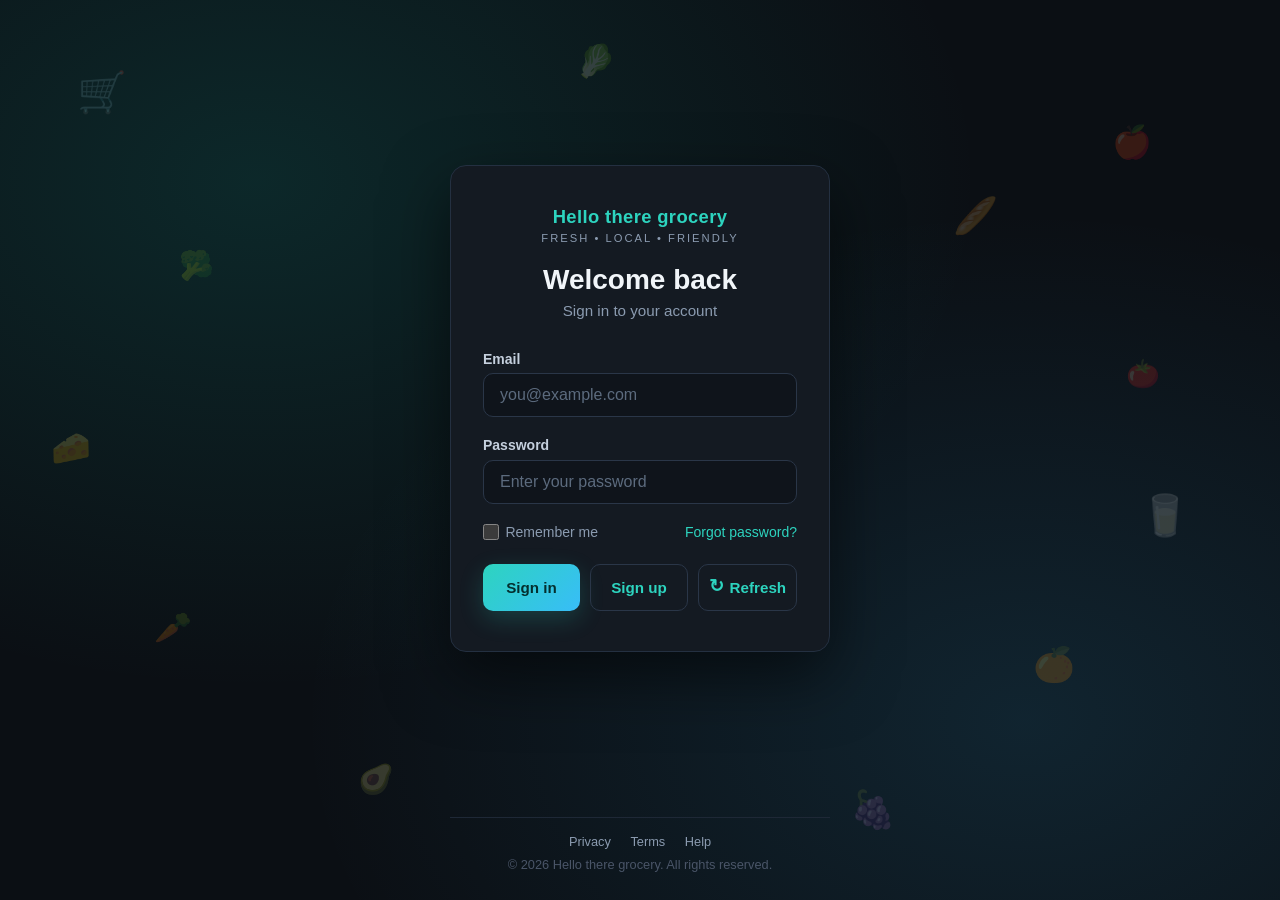
<file: full grocery with db/welcome.html>
<!DOCTYPE html>
<html lang="en">
<head>
  <meta charset="UTF-8" />
  <meta name="viewport" content="width=device-width, initial-scale=1.0" />
  <meta name="color-scheme" content="dark" />
  <title>Hello there grocery — Welcome</title>
  <style>
    * { box-sizing: border-box; margin: 0; padding: 0; }
    body {
      min-height: 100vh;
      display: flex;
      flex-direction: column;
      align-items: center;
      justify-content: center;
      font-family: -apple-system, BlinkMacSystemFont, "Segoe UI", Roboto, Helvetica, Arial, sans-serif;
      background:
        radial-gradient(ellipse at 20% 20%, rgba(20, 184, 166, 0.15) 0%, transparent 50%),
        radial-gradient(ellipse at 80% 80%, rgba(56, 189, 248, 0.12) 0%, transparent 50%),
        #0b0f14;
      color: #e8edf2;
      padding: 1.5rem;
    }
    .card {
      width: 100%;
      max-width: 420px;
      background: #141a22;
      border: 1px solid #243041;
      border-radius: 16px;
      padding: 2.5rem 2rem;
      box-shadow: 0 24px 64px rgba(0, 0, 0, 0.55);
      text-align: center;
    }
    .store {
      color: #2dd4bf;
      font-weight: 700;
      margin-bottom: 1rem;
    }
    h1 {
      font-size: 1.75rem;
      margin-bottom: 0.5rem;
      color: #f1f5f9;
    }
    .email {
      color: #8b9bb0;
      font-size: 0.95rem;
      margin-bottom: 2rem;
    }
    .btn {
      display: inline-block;
      padding: 0.85rem 1.5rem;
      font-size: 1rem;
      font-weight: 600;
      color: #042f2e;
      background: linear-gradient(135deg, #2dd4bf 0%, #38bdf8 100%);
      border: none;
      border-radius: 10px;
      cursor: pointer;
      text-decoration: none;
    }
    .btn:hover { opacity: 0.95; }
  </style>
</head>
<body>
  <div class="card">
    <p class="store">Hello there grocery</p>
    <h1 id="greeting">Welcome!</h1>
    <p class="email" id="emailLine"></p>
    <a class="btn" href="home.html" style="margin-right:0.75rem;">Go to store</a>
    <button type="button" class="btn" id="logoutBtn" onclick="(function(){try{sessionStorage.removeItem('groceryUser');}catch(e){}window.location.replace('login.html');})()">Sign out</button>
  </div>
  <script>
    (function () {
      var user = null;
      try {
        user = JSON.parse(sessionStorage.getItem("groceryUser") || "null");
      } catch (e) {
        user = null;
      }
      if (!user || !user.name) {
        window.location.replace("login.html");
        return;
      }
      document.getElementById("greeting").textContent = "Welcome, " + user.name + "!";
      document.getElementById("emailLine").textContent = user.email || "";

      function doLogout(e) {
        if (e) e.preventDefault();
        try {
          sessionStorage.removeItem("groceryUser");
        } catch (err) {}
        window.location.replace("login.html");
      }

      var logoutBtn = document.getElementById("logoutBtn");
      if (logoutBtn) {
        logoutBtn.type = "button";
        logoutBtn.addEventListener("click", doLogout);
      }
    })();
  </script>
</body>
</html>
</file>
<file: car-wash/styles.css>
:root{--navy:#071b33;--navy-2:#0b2748;--blue:#087ff5;--cyan:#4bc7ee;--ice:#eaf8fc;--off:#f7f8f7;--white:#fff;--text:#112438;--muted:#647385;--line:#dce4e9;--yellow:#ffd55a;--shadow:0 24px 70px rgba(5,31,58,.12)}
*{box-sizing:border-box}html{scroll-behavior:smooth;scroll-padding-top:82px}body{margin:0;color:var(--text);background:var(--white);font-family:"DM Sans",sans-serif;line-height:1.65}body.menu-open{overflow:hidden}a{color:inherit;text-decoration:none}button,input,select{font:inherit}button{color:inherit}.container{width:min(1160px,calc(100% - 40px));margin:auto}.skip-link{position:fixed;top:-60px;left:20px;z-index:100;padding:10px 18px;color:white;background:var(--blue);border-radius:8px}.skip-link:focus{top:10px}.sr-only{position:absolute;width:1px;height:1px;overflow:hidden;clip:rect(0,0,0,0)}
.site-header{position:fixed;inset:0 0 auto;z-index:50;border-bottom:1px solid rgba(255,255,255,.12);transition:.25s}.site-header.scrolled{background:rgba(7,27,51,.95);backdrop-filter:blur(14px);box-shadow:0 5px 30px rgba(0,0,0,.15)}.nav-wrap{height:82px;display:flex;align-items:center;gap:42px;color:white}.brand{display:flex;align-items:center;gap:10px;font:800 19px/1 "Manrope",sans-serif;letter-spacing:-.05em}.brand>span:last-child>span{color:var(--cyan)}.brand-mark{width:34px;height:34px;display:grid;place-items:center;color:var(--cyan)}.brand-mark svg{width:31px;fill:var(--cyan)}.brand-mark .shine{fill:none;stroke:white;stroke-width:2;stroke-linecap:round}.main-nav{display:flex;gap:34px;margin-left:auto}.main-nav a{position:relative;color:#d8e4ef;font-size:14px;font-weight:600}.main-nav a:after{content:"";position:absolute;right:0;bottom:-9px;left:0;height:2px;background:var(--cyan);transform:scaleX(0);transition:.2s}.main-nav a:hover:after{transform:none}.button{display:inline-flex;min-height:52px;align-items:center;justify-content:center;gap:26px;padding:13px 24px;border:0;border-radius:4px;color:#fff;background:var(--blue);font-weight:700;cursor:pointer;box-shadow:0 12px 25px rgba(8,127,245,.22);transition:transform .2s,background .2s}.button:hover{background:#006fda;transform:translateY(-2px)}.button-small{min-height:43px;padding:9px 18px;gap:18px;font-size:13px}.menu-toggle{display:none}
.hero{position:relative;overflow:hidden;padding:155px 0 0;color:white;background:radial-gradient(circle at 68% 40%,#0b4a78 0,transparent 32%),linear-gradient(125deg,#06182e,#092846 68%,#063455);isolation:isolate}.hero:after{content:"";position:absolute;right:-8%;bottom:30px;z-index:-2;width:55%;height:90%;background:repeating-radial-gradient(ellipse at center,transparent 0 25px,rgba(75,199,238,.045) 27px 29px);transform:rotate(-8deg)}.hero-orb{position:absolute;z-index:-1;border-radius:50%;filter:blur(4px)}.orb-one{top:100px;right:8%;width:330px;height:330px;background:#0a98da26}.orb-two{right:33%;bottom:90px;width:160px;height:160px;background:#5ee4ff12}.hero-grid{min-height:570px;display:grid;grid-template-columns:.92fr 1.08fr;align-items:center;gap:55px}.status-pill{display:inline-flex;align-items:center;gap:6px;margin-bottom:24px;padding:7px 13px;border:1px solid rgba(255,255,255,.14);border-radius:99px;color:#b9cadd;background:rgba(255,255,255,.05);font-size:12px}.status-pill>span:first-child{width:7px;height:7px;border-radius:50%;background:#51e2a9;box-shadow:0 0 0 4px #51e2a91b}.status-pill strong{color:white}.hero h1{margin:0 0 24px;font:800 clamp(54px,6.8vw,88px)/.96 "Manrope",sans-serif;letter-spacing:-.07em}.hero h1 em{color:var(--cyan);font-style:normal}.hero-copy>p{max-width:570px;margin:0;color:#b9cadd;font-size:17px}.hero-actions{display:flex;align-items:center;gap:28px;margin:34px 0}.text-link{display:flex;align-items:center;gap:10px;font-size:14px;font-weight:700}.play{width:34px;height:34px;display:grid;place-items:center;border:1px solid #ffffff42;border-radius:50%;color:var(--cyan)}.hero-proof{display:flex;align-items:center;gap:14px}.avatars{display:flex}.avatars span{width:34px;height:34px;display:grid;place-items:center;margin-left:-7px;border:2px solid var(--navy);border-radius:50%;color:#08223d;background:#dceff4;font-size:9px;font-weight:800}.avatars span:first-child{margin:0;background:#ffd0b5}.avatars span:nth-child(2){background:#c5d7ff}.avatars span:nth-child(3){background:#f1c7d1}.avatars span:last-child{color:white;background:var(--blue)}.hero-proof>div:last-child{display:flex;flex-direction:column}.hero-proof strong{font-size:13px}.hero-proof small{color:#93a9bd;font-size:11px}.stars{color:var(--yellow);letter-spacing:1px}.hero-art{position:relative;align-self:stretch;min-height:570px}.wash-ring{position:absolute;border:1px solid #49c5e82b;border-radius:50%;transform:rotate(-18deg)}.ring-one{inset:5% -10% 8% 4%}.ring-two{inset:15% 0 18% 14%}.sparkle{position:absolute;z-index:5;color:#b6f5ff}.s-one{top:12%;right:22%;font-size:35px}.s-two{top:40%;left:5%;font-size:22px}.s-three{right:3%;bottom:27%;font-size:25px}.bubble{position:absolute;border:1px solid #9cf1ff80;border-radius:50%;background:#b7f6ff0c}.b-one{top:23%;left:17%;width:18px;height:18px}.b-two{top:13%;left:35%;width:8px;height:8px}.b-three{top:31%;right:12%;width:28px;height:28px}.car{position:absolute;right:-12%;bottom:18%;width:110%;height:270px;filter:drop-shadow(0 38px 30px rgba(0,0,0,.55))}.car-top{position:absolute;left:25%;top:18px;width:50%;height:105px;border-radius:90% 55% 0 0;background:linear-gradient(165deg,#168fe4,#076cbf);clip-path:polygon(19% 0,70% 3%,100% 100%,0 100%)}.window{position:absolute;top:11px;height:78px;background:linear-gradient(145deg,#81c5ec,#092f50 65%);border:4px solid #0b6fb9}.window.front{right:4%;width:48%;clip-path:polygon(0 0,73% 8%,100% 100%,5% 100%)}.window.rear{left:6%;width:39%;clip-path:polygon(30% 0,100% 0,96% 100%,0 100%)}.car-body{position:absolute;inset:90px 0 22px;border-radius:49% 32% 15% 14%/38% 35% 30% 40%;background:linear-gradient(168deg,#32bdf4 0,#078ae8 25%,#086aba 62%,#03457d 100%);box-shadow:inset 0 13px 20px #65d9ff66,inset 0 -16px 18px #012c55}.car-body:after{content:"";position:absolute;left:3%;right:6%;bottom:18px;height:16px;border-radius:50%;background:#021c33}.headlight{position:absolute;right:2%;top:45px;width:14%;height:34px;border-radius:20% 80% 40% 60%;background:linear-gradient(90deg,#bbfaff,#fff);box-shadow:0 0 30px #b9f7ff}.door-line{position:absolute;left:43%;top:21px;width:1px;height:95px;background:#064d8c}.handle{position:absolute;left:49%;top:34px;width:35px;height:4px;border-radius:6px;background:#b1eaff}.grille{position:absolute;right:2%;bottom:26px;width:20%;height:20px;border-radius:50%;background:repeating-linear-gradient(90deg,#041d31 0 3px,#173951 3px 6px)}.wheel{position:absolute;bottom:0;width:91px;height:91px;padding:17px;border:8px solid #05121f;border-radius:50%;background:#253749;box-shadow:inset 0 0 0 4px #030b13}.wheel i{display:block;width:100%;height:100%;border:9px dotted #36576c;border-radius:50%;background:#0a1b29}.wheel-one{left:15%}.wheel-two{right:14%}.shine-card{position:absolute;right:1%;bottom:12%;display:flex;align-items:center;gap:12px;padding:12px 16px;color:var(--text);background:white;border-radius:7px;box-shadow:var(--shadow);transform:rotate(-2deg)}.shine-card>span{width:33px;height:33px;display:grid;place-items:center;border-radius:50%;color:white;background:var(--blue)}.shine-card div{display:flex;flex-direction:column}.shine-card strong{font-size:12px}.shine-card small{color:var(--muted);font-size:9px}.trust-bar{height:72px;display:flex;align-items:center;justify-content:space-between;border-top:1px solid #ffffff18;color:#9db0c2;font-size:11px;text-transform:uppercase;letter-spacing:.09em}.trust-bar span:before{content:"✓";margin-right:8px;color:var(--cyan)}
.section{padding:110px 0}.eyebrow{display:block;margin-bottom:15px;color:var(--blue);font-size:11px;font-weight:800;text-transform:uppercase;letter-spacing:.18em}.eyebrow.light{color:var(--cyan)}.section-heading{display:flex;align-items:end;justify-content:space-between;margin-bottom:55px}.section-heading h2,.why-copy h2,.booking-copy h2,.process h2,.review-intro h2{margin:0;font:800 clamp(37px,4vw,54px)/1.05 "Manrope",sans-serif;letter-spacing:-.055em}.section-heading p{max-width:415px;margin:0;color:var(--muted);font-size:15px}.services{background:var(--off)}.package-grid{display:grid;grid-template-columns:repeat(3,1fr);gap:18px;align-items:stretch}.package-card{position:relative;padding:34px 31px;background:white;border:1px solid var(--line);border-radius:8px;box-shadow:0 10px 45px rgba(14,43,67,.05);transition:.25s}.package-card:hover{transform:translateY(-8px);box-shadow:var(--shadow)}.package-card.featured{color:white;background:var(--navy-2);border-color:var(--navy-2);transform:translateY(-10px)}.package-card.featured:hover{transform:translateY(-16px)}.popular{position:absolute;top:-13px;right:20px;padding:6px 13px;border-radius:3px;color:#051a2e;background:var(--cyan);font-size:9px;font-weight:800;text-transform:uppercase;letter-spacing:.08em}.package-icon{width:45px;height:45px;display:grid;place-items:center;margin-bottom:28px;border-radius:6px;color:var(--blue);background:var(--ice);font-size:23px}.featured .package-icon{color:var(--cyan);background:#ffffff12}.package-label{color:var(--muted);font-size:10px;font-weight:800;text-transform:uppercase;letter-spacing:.12em}.featured .package-label,.featured p{color:#9db2c6}.package-card h3{margin:2px 0 6px;font:800 28px "Manrope"}.price{font:800 39px "Manrope"}.price sup{font-size:17px}.price small{color:var(--muted);font:500 11px "DM Sans"}.package-card p{min-height:45px;margin:10px 0 24px;color:var(--muted);font-size:13px}.package-card ul{min-height:145px;margin:0 0 25px;padding:22px 0 5px;border-top:1px solid var(--line);list-style:none}.featured ul{border-color:#ffffff1c}.package-card li{margin:9px 0;font-size:12px}.package-card li:before{content:"✓";margin-right:10px;color:var(--blue);font-weight:800}.featured li:before{color:var(--cyan)}.package-button{width:100%;min-height:45px;box-shadow:none;font-size:12px}.package-card:not(.featured) .package-button{color:var(--blue);background:var(--ice)}.service-note{margin:35px 0 0;color:var(--muted);text-align:center;font-size:12px}.service-note a{color:var(--blue);font-weight:700}
.process{position:relative;overflow:hidden;color:white;background:var(--navy)}.process:after{content:"";position:absolute;inset:0;background:radial-gradient(circle at 0 100%,#0c6aa84a,transparent 38%);pointer-events:none}.process-grid{position:relative;z-index:1;display:grid;grid-template-columns:.85fr 1.15fr;gap:100px}.process-copy p{max-width:390px;margin:25px 0 32px;color:#9db0c2;font-size:14px}.button-light{color:var(--navy);background:white;box-shadow:none}.button-light:hover{color:white}.steps{display:grid;gap:14px}.step{position:relative;display:grid;grid-template-columns:54px 1fr;align-items:center;gap:21px;padding:25px 30px;border:1px solid #ffffff12;border-radius:7px;background:#ffffff08}.step>span{position:absolute;top:14px;right:18px;color:#ffffff24;font:800 11px "Manrope"}.step-icon{width:54px;height:54px;display:grid;place-items:center;border-radius:50%;color:var(--cyan);background:#ffffff0d;font-size:20px}.step h3{margin:0 0 4px;font:700 17px "Manrope"}.step p{margin:0;color:#91a7bb;font-size:12px}
.why-grid{display:grid;grid-template-columns:.9fr 1.1fr;align-items:center;gap:105px}.why-art{position:relative;min-height:475px;display:flex;flex-direction:column;align-items:center;justify-content:center;overflow:hidden;color:white;background:radial-gradient(circle at 70% 20%,#50d3f7,#078be1 34%,#07579a 75%);border-radius:50% 50% 8% 50%;box-shadow:var(--shadow)}.why-art:before{content:"";position:absolute;inset:12%;border:1px solid #ffffff32;border-radius:50%;box-shadow:0 0 0 35px #ffffff08,0 0 0 70px #ffffff05}.water-number{position:relative;font:800 105px/1 "Manrope";letter-spacing:-.08em}.water-number small{font-size:34px}.why-art>p{position:relative;max-width:210px;text-align:center;font-size:12px}.eco-badge{position:absolute;right:9%;bottom:8%;display:flex;align-items:center;gap:10px;padding:12px 17px;border-radius:5px;color:var(--text);background:white;font-size:20px;box-shadow:var(--shadow)}.eco-badge span{font-size:10px;font-weight:700}.why-copy>p{margin:24px 0 30px;color:var(--muted);font-size:14px}.benefit-grid{display:grid;grid-template-columns:1fr 1fr;gap:25px}.benefit-grid div{display:grid;grid-template-columns:30px 1fr;align-items:start}.benefit-grid span{grid-row:1/3;width:22px;height:22px;display:grid;place-items:center;border-radius:50%;color:var(--blue);background:var(--ice);font-size:10px}.benefit-grid strong{font-size:13px}.benefit-grid small{color:var(--muted);font-size:10px}
.reviews{color:white;background:#075ca5}.review-grid{display:grid;grid-template-columns:.72fr 1.28fr;gap:100px;align-items:center}.big-rating{display:flex;align-items:center;gap:18px;margin:35px 0}.big-rating>strong{font:800 46px "Manrope"}.big-rating div{display:flex;flex-direction:column}.big-rating span{color:var(--yellow);letter-spacing:3px}.big-rating small{color:#a9c7e2;font-size:10px}.review-controls{display:flex;gap:8px}.review-controls button{width:38px;height:38px;border:1px solid #ffffff38;border-radius:50%;color:white;background:transparent;cursor:pointer}.review-controls button:hover{color:var(--navy);background:white}.review-card{position:relative;min-height:350px;padding:60px 60px 40px;color:var(--text);background:white;border-radius:8px;box-shadow:0 20px 60px #04294966}.quote-mark{position:absolute;top:15px;left:40px;color:var(--cyan);font:800 80px/1 Georgia}.review-card blockquote{margin:20px 0 50px;font:600 clamp(20px,2.2vw,28px)/1.5 "Manrope";letter-spacing:-.025em}.reviewer{display:flex;align-items:center;gap:13px}.reviewer>div{width:43px;height:43px;display:grid;place-items:center;border-radius:50%;color:var(--navy);background:#b5e6ef;font-size:11px;font-weight:800}.reviewer span{display:flex;flex-direction:column}.reviewer strong{font-size:12px}.reviewer small{color:var(--muted);font-size:10px}
.booking-section{background:var(--ice)}.booking-grid{display:grid;grid-template-columns:.75fr 1.25fr;gap:90px;align-items:center}.booking-copy>p{max-width:330px;color:var(--muted);font-size:14px}.contact-list{display:grid;gap:18px;margin-top:35px}.contact-list>a,.contact-list>div{display:flex;align-items:center;gap:13px}.contact-list>*>span{width:39px;height:39px;display:grid;place-items:center;border-radius:50%;color:var(--blue);background:white}.contact-list div div,.contact-list a div{display:flex;flex-direction:column}.contact-list small{color:var(--muted);font-size:10px}.contact-list strong{font-size:12px}.booking-form{padding:38px;background:white;border-radius:8px;box-shadow:var(--shadow)}.form-row{display:grid;grid-template-columns:1fr 1fr;gap:17px;margin-bottom:18px}.booking-form label{display:grid;gap:7px;font-size:10px;font-weight:800;text-transform:uppercase;letter-spacing:.08em}.booking-form input,.booking-form select{width:100%;height:48px;padding:0 13px;border:1px solid var(--line);border-radius:4px;color:var(--text);background:white;font-size:12px;text-transform:none;letter-spacing:0;outline:none}.booking-form input:focus,.booking-form select:focus{border-color:var(--blue);box-shadow:0 0 0 3px #087ff51a}.booking-form .invalid{border-color:#d73f4d}.submit-button{width:100%;margin-top:4px}.form-message{display:none;margin:15px 0 0;padding:10px;border-radius:4px;color:#075c3c;background:#e2f7ef;font-size:12px;text-align:center}.form-message.show{display:block}.form-message.error{color:#8c2230;background:#fff0f2}.form-fineprint{display:block;margin-top:10px;color:var(--muted);text-align:center;font-size:9px}
.faq-wrap{display:grid;grid-template-columns:.65fr 1.35fr;gap:80px}.faq-list details{border-top:1px solid var(--line)}.faq-list details:last-child{border-bottom:1px solid var(--line)}.faq-list summary{display:flex;justify-content:space-between;padding:22px 0;cursor:pointer;font-weight:700;list-style:none}.faq-list summary span{color:var(--blue);font-size:20px;transition:.2s}.faq-list details[open] summary span{transform:rotate(45deg)}.faq-list p{max-width:650px;margin:-7px 0 22px;color:var(--muted);font-size:13px}
footer{padding:70px 0 22px;color:#b2c1cf;background:#05172b}.footer-top{display:grid;grid-template-columns:1.7fr .75fr 1.15fr 1.4fr;gap:55px}.footer-brand p,footer p{color:#8298aa;font-size:11px}.footer-top>div{display:flex;flex-direction:column;align-items:flex-start;gap:9px}.footer-top>div>strong{margin-bottom:9px;color:white;font-size:11px;text-transform:uppercase;letter-spacing:.1em}.footer-top>div>a:not(.brand){font-size:11px}.newsletter{display:flex;width:100%;margin-top:7px}.newsletter input{width:100%;min-width:0;height:40px;padding:0 12px;border:1px solid #294057;border-radius:4px 0 0 4px;color:white;background:#0b2239;outline:none;font-size:11px}.newsletter button{width:42px;border:0;border-radius:0 4px 4px 0;color:white;background:var(--blue);cursor:pointer}.footer-bottom{display:flex;justify-content:space-between;margin-top:55px;padding-top:20px;border-top:1px solid #ffffff13;color:#61788c;font-size:9px}.toast{position:fixed;left:50%;bottom:25px;z-index:100;padding:12px 20px;border-radius:4px;color:white;background:var(--navy);box-shadow:var(--shadow);opacity:0;pointer-events:none;transform:translate(-50%,20px);transition:.25s}.toast.show{opacity:1;transform:translate(-50%,0)}.reveal{opacity:0;transform:translateY(22px);transition:opacity .65s,transform .65s}.reveal.visible{opacity:1;transform:none}
@media(max-width:900px){.main-nav{position:fixed;top:81px;right:0;left:0;display:none;flex-direction:column;gap:0;padding:20px;background:var(--navy)}.main-nav.open{display:flex}.main-nav a{padding:14px}.header-cta{margin-left:auto}.menu-toggle{order:3;width:38px;height:38px;display:grid;place-content:center;gap:6px;border:1px solid #ffffff2b;border-radius:4px;background:transparent}.menu-toggle span{width:17px;height:1px;background:white}.hero-grid{grid-template-columns:1fr;padding-top:35px}.hero-copy{text-align:center}.status-pill{margin-inline:auto}.hero-copy>p{margin-inline:auto}.hero-actions,.hero-proof{justify-content:center}.hero-art{min-height:480px}.trust-bar{flex-wrap:wrap;justify-content:center;gap:10px 30px;padding:17px 0;height:auto}.section-heading{align-items:start;flex-direction:column;gap:20px}.package-grid{grid-template-columns:1fr;max-width:600px;margin:auto}.package-card.featured{transform:none}.process-grid,.why-grid,.review-grid,.booking-grid{grid-template-columns:1fr;gap:60px}.why-art{width:min(570px,100%);margin:auto}.review-intro{text-align:center}.review-controls{justify-content:center}.faq-wrap{grid-template-columns:1fr;gap:20px}.footer-top{grid-template-columns:repeat(2,1fr)}}
@media(max-width:580px){.container{width:min(100% - 28px,1160px)}.nav-wrap{height:70px}.main-nav{top:69px}.header-cta{display:none}.hero{padding-top:105px}.hero-grid{min-height:0}.hero h1{font-size:52px}.hero-actions{align-items:stretch;flex-direction:column}.text-link{justify-content:center}.hero-art{min-height:330px}.car{right:-20%;bottom:15%;width:125%;height:205px}.car-top{height:82px}.car-body{inset:72px 0 17px}.wheel{width:70px;height:70px;padding:12px}.shine-card{right:0;bottom:5%}.trust-bar{display:grid;grid-template-columns:1fr 1fr;font-size:9px}.section{padding:75px 0}.section-heading h2,.why-copy h2,.booking-copy h2,.process h2,.review-intro h2{font-size:37px}.process-grid{gap:45px}.step{grid-template-columns:45px 1fr;padding:20px 17px}.step-icon{width:45px;height:45px}.why-grid{gap:45px}.why-art{min-height:360px}.water-number{font-size:80px}.benefit-grid{grid-template-columns:1fr}.review-grid{gap:40px}.review-card{min-height:390px;padding:55px 28px 30px}.form-row{grid-template-columns:1fr}.booking-form{padding:24px 18px}.footer-top{grid-template-columns:1fr;gap:35px}.footer-bottom{align-items:center;flex-direction:column;gap:8px}.faq .section-heading{margin-bottom:20px}}
@media(prefers-reduced-motion:reduce){html{scroll-behavior:auto}.reveal{opacity:1;transform:none;transition:none}.button{transition:none}}
</file>
<file: grocery-store/styles.css>
:root{--g9:#173f2a;--g7:#237a45;--g6:#2f9254;--g1:#e8f5eb;--lime:#cfe86b;--cream:#fbfaf4;--surface:#fff;--text:#1d2b22;--muted:#69756d;--border:#e3e8e4;--shadow:0 16px 45px #173f2a1a;--header:#fbfaf4e8}body.dark{--cream:#101a14;--surface:#18251d;--text:#edf7ef;--muted:#a8b7ac;--border:#2a3a30;--g1:#213d2b;--header:#101a14eb;--shadow:0 16px 45px #0005}*{box-sizing:border-box}html{scroll-behavior:smooth}body{margin:0;font-family:"Segoe UI",system-ui,sans-serif;color:var(--text);background:var(--cream);line-height:1.6;transition:.25s}button,input{font:inherit}button{color:inherit}a{color:inherit;text-decoration:none}.container{width:min(1160px,calc(100% - 2.5rem));margin:auto}.sr-only{position:absolute;width:1px;height:1px;overflow:hidden;clip:rect(0,0,0,0)}
.site-header{position:sticky;top:0;z-index:20;background:var(--header);backdrop-filter:blur(14px);border-bottom:1px solid var(--border)}.nav-wrap{height:74px;display:flex;align-items:center;gap:2rem}.brand{display:flex;align-items:center;gap:.65rem;font-size:1.35rem;font-weight:800;letter-spacing:-.04em}.brand em{color:var(--g6);font-style:normal}.brand-mark{width:38px;height:38px;display:grid;place-items:center;border-radius:12px;background:var(--g1)}.main-nav{display:flex;gap:2rem;margin-left:auto}.main-nav a{color:var(--muted);font-size:.94rem;font-weight:600}.main-nav a:hover{color:var(--g6)}.header-actions{display:flex;gap:.65rem}.icon-button{width:42px;height:42px;border:1px solid var(--border);border-radius:50%;background:var(--surface);cursor:pointer}.menu-toggle{display:none}.cart-button{display:flex;align-items:center;gap:.45rem;border:0;border-radius:999px;padding:.7rem 1rem;background:var(--g9);color:#fff;font-weight:700;cursor:pointer}.cart-count{min-width:22px;height:22px;display:grid;place-items:center;padding:0 .3rem;border-radius:50%;background:var(--lime);color:var(--g9);font-size:.75rem}
.hero{overflow:hidden;padding:5rem 0 4.5rem;background:radial-gradient(circle at 85% 25%,#cfe86b4d,transparent 27%)}.hero-grid{min-height:520px;display:grid;grid-template-columns:1.05fr .95fr;align-items:center;gap:4rem}.eyebrow{display:inline-block;margin-bottom:.7rem;color:var(--g6);font-size:.78rem;font-weight:800;letter-spacing:.14em;text-transform:uppercase}h1,h2,h3,p{margin-top:0}h1{margin-bottom:1.25rem;font-size:clamp(3rem,6vw,5.4rem);line-height:.98;letter-spacing:-.065em}h1 em{color:var(--g6);font-style:normal}.hero-copy>p{max-width:590px;color:var(--muted);font-size:1.08rem}.hero-actions{display:flex;flex-wrap:wrap;gap:.85rem;margin:2rem 0}.button{display:inline-flex;align-items:center;justify-content:center;min-height:49px;padding:.75rem 1.35rem;border:0;border-radius:12px;font-weight:750;cursor:pointer;transition:.2s}.button:hover{transform:translateY(-2px)}.primary{color:#fff;background:var(--g7);box-shadow:0 10px 24px #237a4540}.secondary{border:1px solid var(--border);background:var(--surface)}.benefits{display:flex;flex-wrap:wrap;gap:1.2rem;color:var(--muted);font-size:.88rem}.hero-visual{position:relative;min-height:500px;border-radius:45% 45% 22% 22%;background:linear-gradient(145deg,#e9f5c3,#aad991);box-shadow:var(--shadow)}.basket{position:absolute;left:50%;bottom:8%;transform:translateX(-50%);font-size:13rem;filter:drop-shadow(0 25px 18px #173f2a38)}.produce{position:absolute;z-index:1;font-size:5.5rem;filter:drop-shadow(0 10px 8px #173f2a29)}.p1{left:19%;top:28%;transform:rotate(-12deg)}.p2{right:13%;top:19%;transform:rotate(17deg)}.p3{left:40%;top:12%}.p4{right:24%;top:42%}.organic{position:absolute;top:8%;left:-5%;z-index:2;width:90px;height:90px;display:flex;flex-direction:column;align-items:center;justify-content:center;border-radius:50%;color:#fff;background:var(--g9);box-shadow:var(--shadow);transform:rotate(-8deg)}.delivery{position:absolute;right:-5%;bottom:10%;z-index:3;display:flex;align-items:center;gap:.75rem;padding:.9rem 1.1rem;border:1px solid var(--border);border-radius:14px;background:var(--surface);box-shadow:var(--shadow);font-size:1.6rem}.delivery span{display:flex;flex-direction:column;font-size:.85rem}.delivery small{color:var(--muted)}
.section{padding:5rem 0}.section-heading{display:flex;align-items:end;justify-content:space-between;gap:1rem;margin-bottom:2rem}.section-heading h2,.promo h2{margin-bottom:0;font-size:clamp(2rem,4vw,3rem);line-height:1.1;letter-spacing:-.045em}.section-heading>a{color:var(--g6);font-weight:700}.section-heading>p{color:var(--muted)}.category-grid{display:grid;grid-template-columns:repeat(5,1fr);gap:1rem}.category-card{display:flex;flex-direction:column;align-items:flex-start;min-height:170px;padding:1.25rem;border:1px solid var(--border);border-radius:18px;background:var(--surface);cursor:pointer;text-align:left;transition:.2s}.category-card:hover,.category-card.active{transform:translateY(-4px);border-color:var(--g6);box-shadow:var(--shadow)}.category-card>span{width:60px;height:60px;display:grid;place-items:center;margin-bottom:auto;border-radius:18px;background:var(--g1);font-size:2rem}.category-card strong{margin-top:.8rem}.category-card small{color:var(--muted)}
.products-section{background:color-mix(in srgb,var(--g1) 48%,var(--cream))}.product-grid{display:grid;grid-template-columns:repeat(4,1fr);gap:1.25rem}.product-card{position:relative;overflow:hidden;border:1px solid var(--border);border-radius:20px;background:var(--surface);transition:.2s}.product-card:hover{transform:translateY(-5px);box-shadow:var(--shadow)}.product-card[hidden]{display:none}.product-image{height:205px;display:grid;place-items:center;background:linear-gradient(145deg,var(--g1),var(--cream));font-size:6.2rem}.badge{position:absolute;top:.9rem;left:.9rem;z-index:1;padding:.25rem .6rem;border-radius:999px;color:var(--g9);background:var(--lime);font-size:.7rem}.badge.sale{color:#fff;background:#e35d4f}.product-info{padding:1.15rem}.product-info>small{color:var(--g6);font-weight:700}.product-info h3{margin:.25rem 0 .3rem;font-size:1.04rem}.rating{color:#efa927;font-size:.78rem}.rating span,.product-bottom{color:var(--muted)}.product-bottom{display:flex;align-items:center;justify-content:space-between;margin-top:1rem;font-size:.75rem}.product-bottom strong{color:var(--text);font-size:1.22rem}.add-button{width:42px;height:42px;border:0;border-radius:12px;color:#fff;background:var(--g7);font-size:1.5rem;cursor:pointer}.add-button:hover{transform:scale(1.08)}
.promo{display:grid;grid-template-columns:1fr 1fr;gap:4rem;padding:3.5rem;border-radius:28px;color:#fff;background:var(--g9)}.promo .eyebrow{color:var(--lime)}.promo p{color:#c4d2c8}.light{margin-top:1rem;color:var(--g9);background:var(--lime)}.promo-features{display:grid;gap:1rem}.promo-features>div{display:grid;grid-template-columns:50px 1fr;align-items:center;padding:1rem;border-bottom:1px solid #fff2;font-size:1.6rem}.promo-features span{display:flex;flex-direction:column;font-size:.95rem}.promo-features small{color:#b8c9bd}
footer{padding:4rem 0 1.5rem;color:#c6d3ca;background:#0e2b1c}.footer-grid{display:grid;grid-template-columns:2fr repeat(3,1fr);gap:3rem}.footer-grid>div{display:flex;flex-direction:column;align-items:flex-start;gap:.65rem}.footer-grid p{max-width:330px;margin:0;color:#93a99a}.footer-grid strong{color:#fff}.newsletter-form{display:flex;width:100%}.newsletter-form input{width:100%;min-width:0;padding:.75rem;border:1px solid #34513e;border-radius:10px 0 0 10px;color:#fff;background:#173726}.newsletter-form button{border:0;border-radius:0 10px 10px 0;padding:0 1rem;background:var(--lime)}.footer-bottom{display:flex;justify-content:space-between;margin-top:3rem;padding-top:1.5rem;border-top:1px solid #294535;color:#829789;font-size:.84rem}
.cart-drawer{position:fixed;inset:0 0 0 auto;z-index:40;width:min(420px,100%);display:flex;flex-direction:column;padding:1.5rem;background:var(--surface);box-shadow:-20px 0 50px #0003;transform:translateX(105%);transition:.3s}.cart-drawer.open{transform:none}.cart-header{display:flex;align-items:center;justify-content:space-between;padding-bottom:1rem;border-bottom:1px solid var(--border)}.cart-header small{color:var(--g6);font-weight:700;text-transform:uppercase}.cart-header h2{margin:0}.cart-items{flex:1;overflow:auto}.cart-empty{padding:4rem 1rem;color:var(--muted);text-align:center}.cart-empty>span{font-size:4rem}.cart-item{display:grid;grid-template-columns:50px 1fr auto;align-items:center;gap:.85rem;padding:.85rem 0;border-bottom:1px solid var(--border)}.cart-item-icon{width:50px;height:50px;display:grid;place-items:center;border-radius:12px;background:var(--g1);font-size:1.6rem}.cart-item div{display:flex;flex-direction:column}.cart-item small{color:var(--muted)}.remove-item{border:0;color:#dc5d51;background:none;cursor:pointer}.cart-summary{padding-top:1rem;border-top:1px solid var(--border)}.cart-summary>div{display:flex;justify-content:space-between;font-size:1.12rem}.checkout-button{width:100%;margin:1rem 0 .5rem}.cart-summary>small{display:block;color:var(--muted);text-align:center}.overlay{position:fixed;inset:0;z-index:30;background:#08180f8c}.toast{position:fixed;left:50%;bottom:1.5rem;z-index:50;padding:.8rem 1.1rem;border-radius:10px;color:#fff;background:var(--g9);opacity:0;pointer-events:none;transform:translate(-50%,20px);transition:.25s}.toast.show{opacity:1;transform:translate(-50%,0)}
@media(max-width:900px){.main-nav{position:absolute;top:74px;left:0;right:0;display:none;flex-direction:column;padding:.7rem 1.25rem 1rem;background:var(--surface)}.main-nav.open{display:flex}.main-nav a{padding:.7rem}.menu-toggle{display:block;margin-left:auto}.nav-wrap{gap:.7rem}.hero-grid{grid-template-columns:1fr}.hero-copy{text-align:center}.hero-copy>p{margin-inline:auto}.hero-actions,.benefits{justify-content:center}.hero-visual{width:min(520px,90%);margin:auto}.category-grid{grid-template-columns:repeat(3,1fr)}.product-grid{grid-template-columns:repeat(2,1fr)}.promo{grid-template-columns:1fr;gap:2rem}.footer-grid{grid-template-columns:repeat(2,1fr)}}@media(max-width:580px){.container{width:calc(100% - 1.5rem)}.site-header .brand>span:last-child,.cart-label{display:none}.hero{padding-top:3rem}.hero-grid{min-height:0;gap:2.5rem}h1{font-size:3.35rem}.hero-visual{min-height:370px}.basket{font-size:9rem}.produce{font-size:4rem}.organic{left:-2%;width:75px;height:75px}.delivery{right:-2%}.section{padding:3.5rem 0}.section-heading{align-items:flex-start;flex-direction:column}.category-grid{grid-template-columns:repeat(2,1fr)}.product-grid{grid-template-columns:1fr}.product-image{height:230px}.promo{padding:2rem 1.25rem}.footer-grid{grid-template-columns:1fr}.footer-bottom{flex-direction:column;gap:1rem}}
</file>
